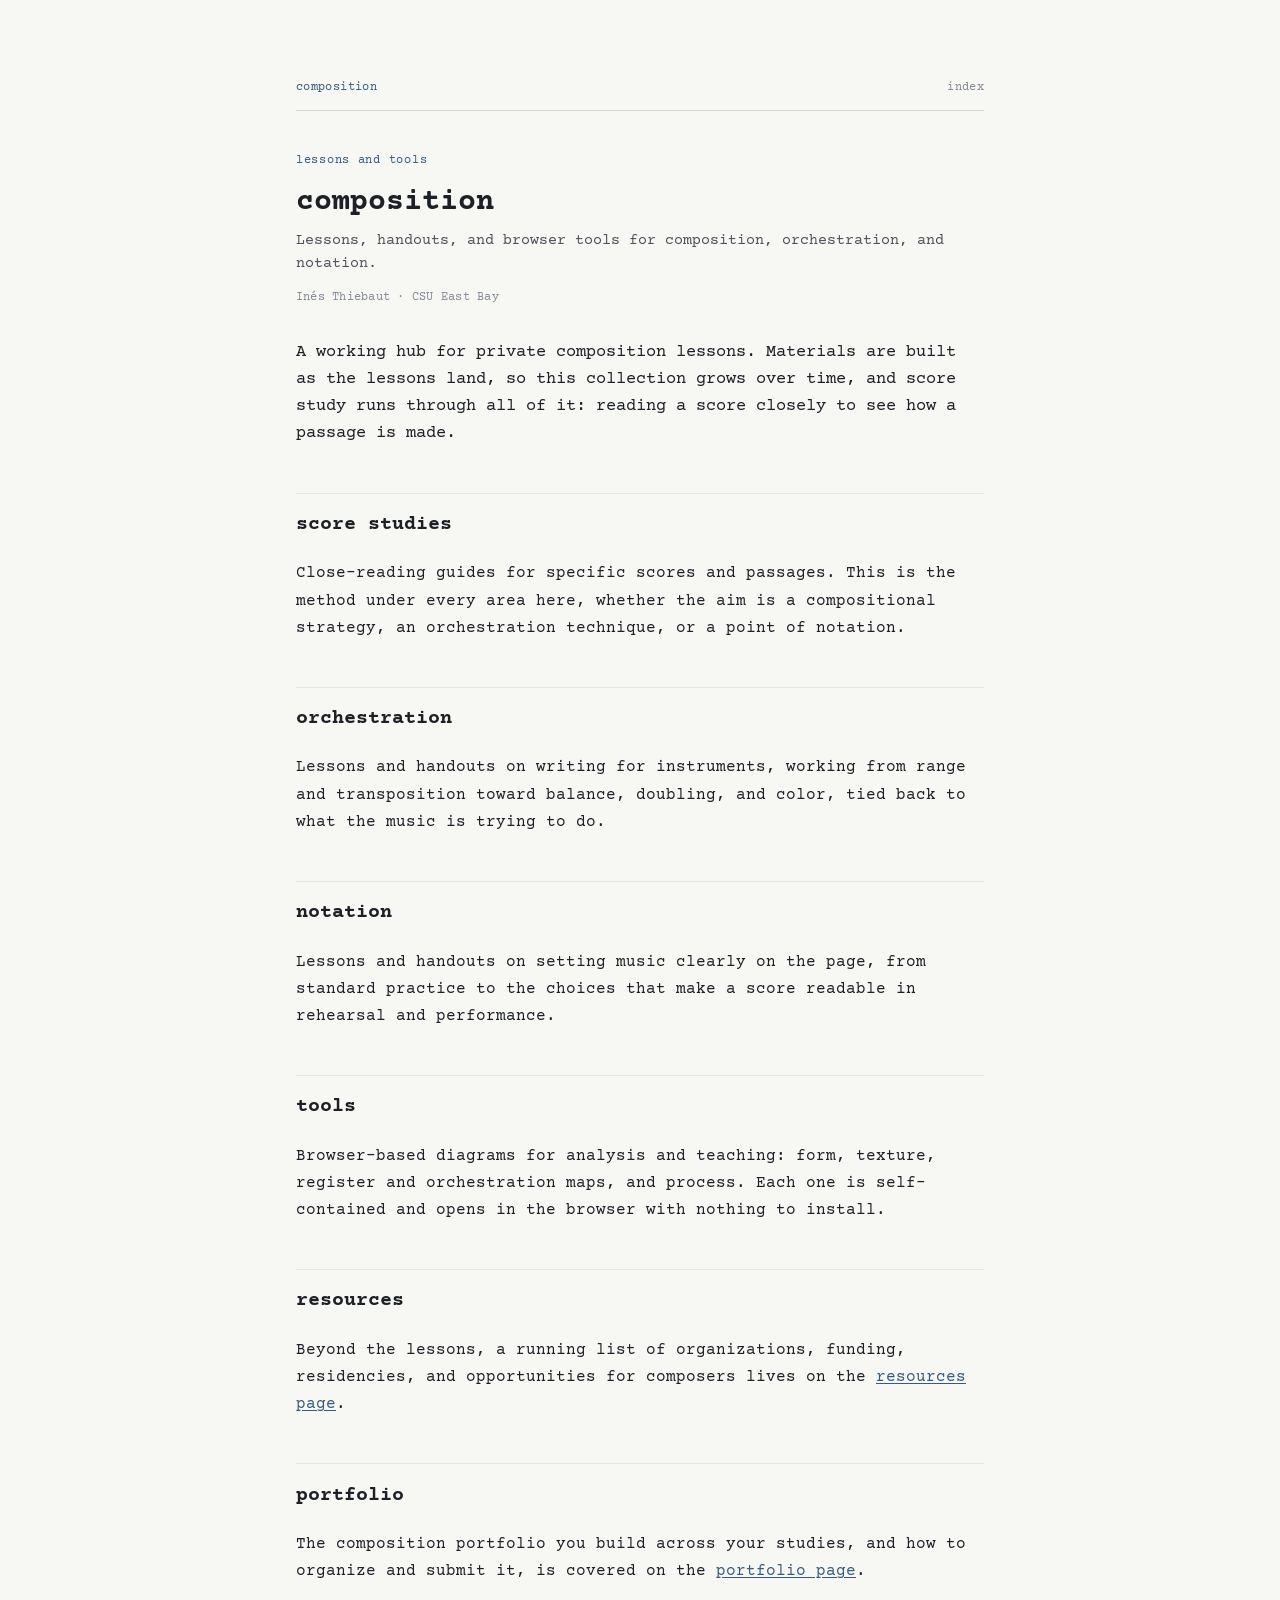
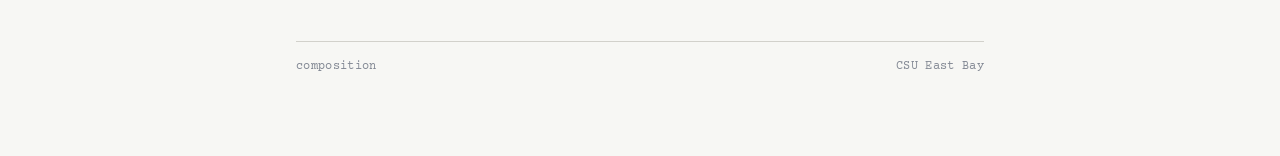
<file: index.html>
<!DOCTYPE html>
<html lang="en">
<head>
  <meta charset="UTF-8">
  <meta name="viewport" content="width=device-width, initial-scale=1.0">
  <title>composition · lessons and tools</title>
  <meta name="description" content="Lessons, handouts, and browser tools for composition, orchestration, and notation. By Inés Thiebaut, CSU East Bay.">
  <link rel="icon" type="image/svg+xml" href="assets/favicon.svg">
  <link rel="stylesheet" href="assets/style.css">
</head>
<body>

<header class="handout-header">
  <span class="course">composition</span>
  <span class="meta">index</span>
</header>

<div class="title-block">
  <div class="module-tag">lessons and tools</div>
  <h1>composition</h1>
  <div class="subtitle">Lessons, handouts, and browser tools for composition, orchestration, and notation.</div>
  <div class="byline">Inés Thiebaut · CSU East Bay</div>
</div>

<p class="lede">A working hub for private composition lessons. Materials are built as the lessons land, so this collection grows over time, and score study runs through all of it: reading a score closely to see how a passage is made.</p>

<h2>score studies</h2>
<p>Close-reading guides for specific scores and passages. This is the method under every area here, whether the aim is a compositional strategy, an orchestration technique, or a point of notation.</p>

<h2>orchestration</h2>
<p>Lessons and handouts on writing for instruments, working from range and transposition toward balance, doubling, and color, tied back to what the music is trying to do.</p>

<h2>notation</h2>
<p>Lessons and handouts on setting music clearly on the page, from standard practice to the choices that make a score readable in rehearsal and performance.</p>

<h2>tools</h2>
<p>Browser-based diagrams for analysis and teaching: form, texture, register and orchestration maps, and process. Each one is self-contained and opens in the browser with nothing to install.</p>

<h2>resources</h2>
<p>Beyond the lessons, a running list of organizations, funding, residencies, and opportunities for composers lives on the <a href="resources.html">resources page</a>.</p>

<h2>portfolio</h2>
<p>The composition portfolio you build across your studies, and how to organize and submit it, is covered on the <a href="portfolio.html">portfolio page</a>.</p>

<footer class="handout-footer">
  <span>composition</span>
  <span>CSU East Bay</span>
</footer>

</body>
</html>
</file>
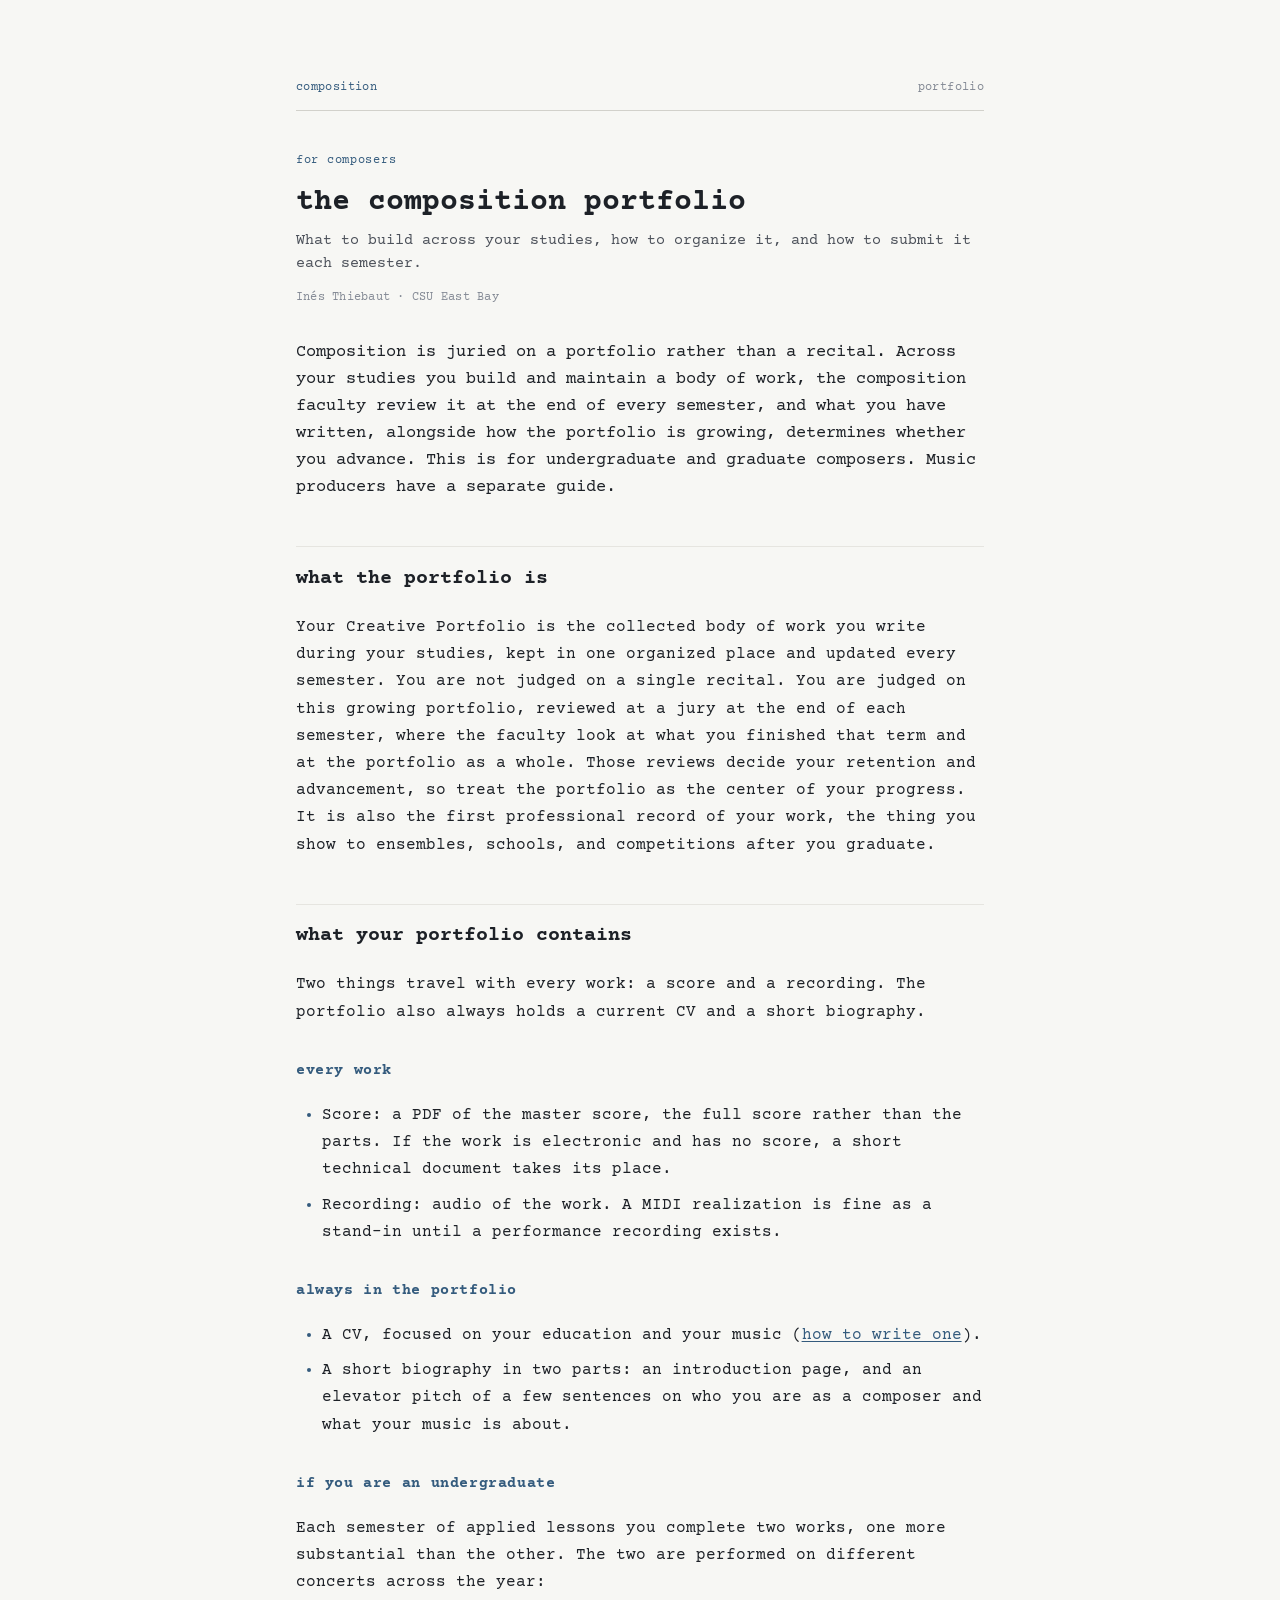
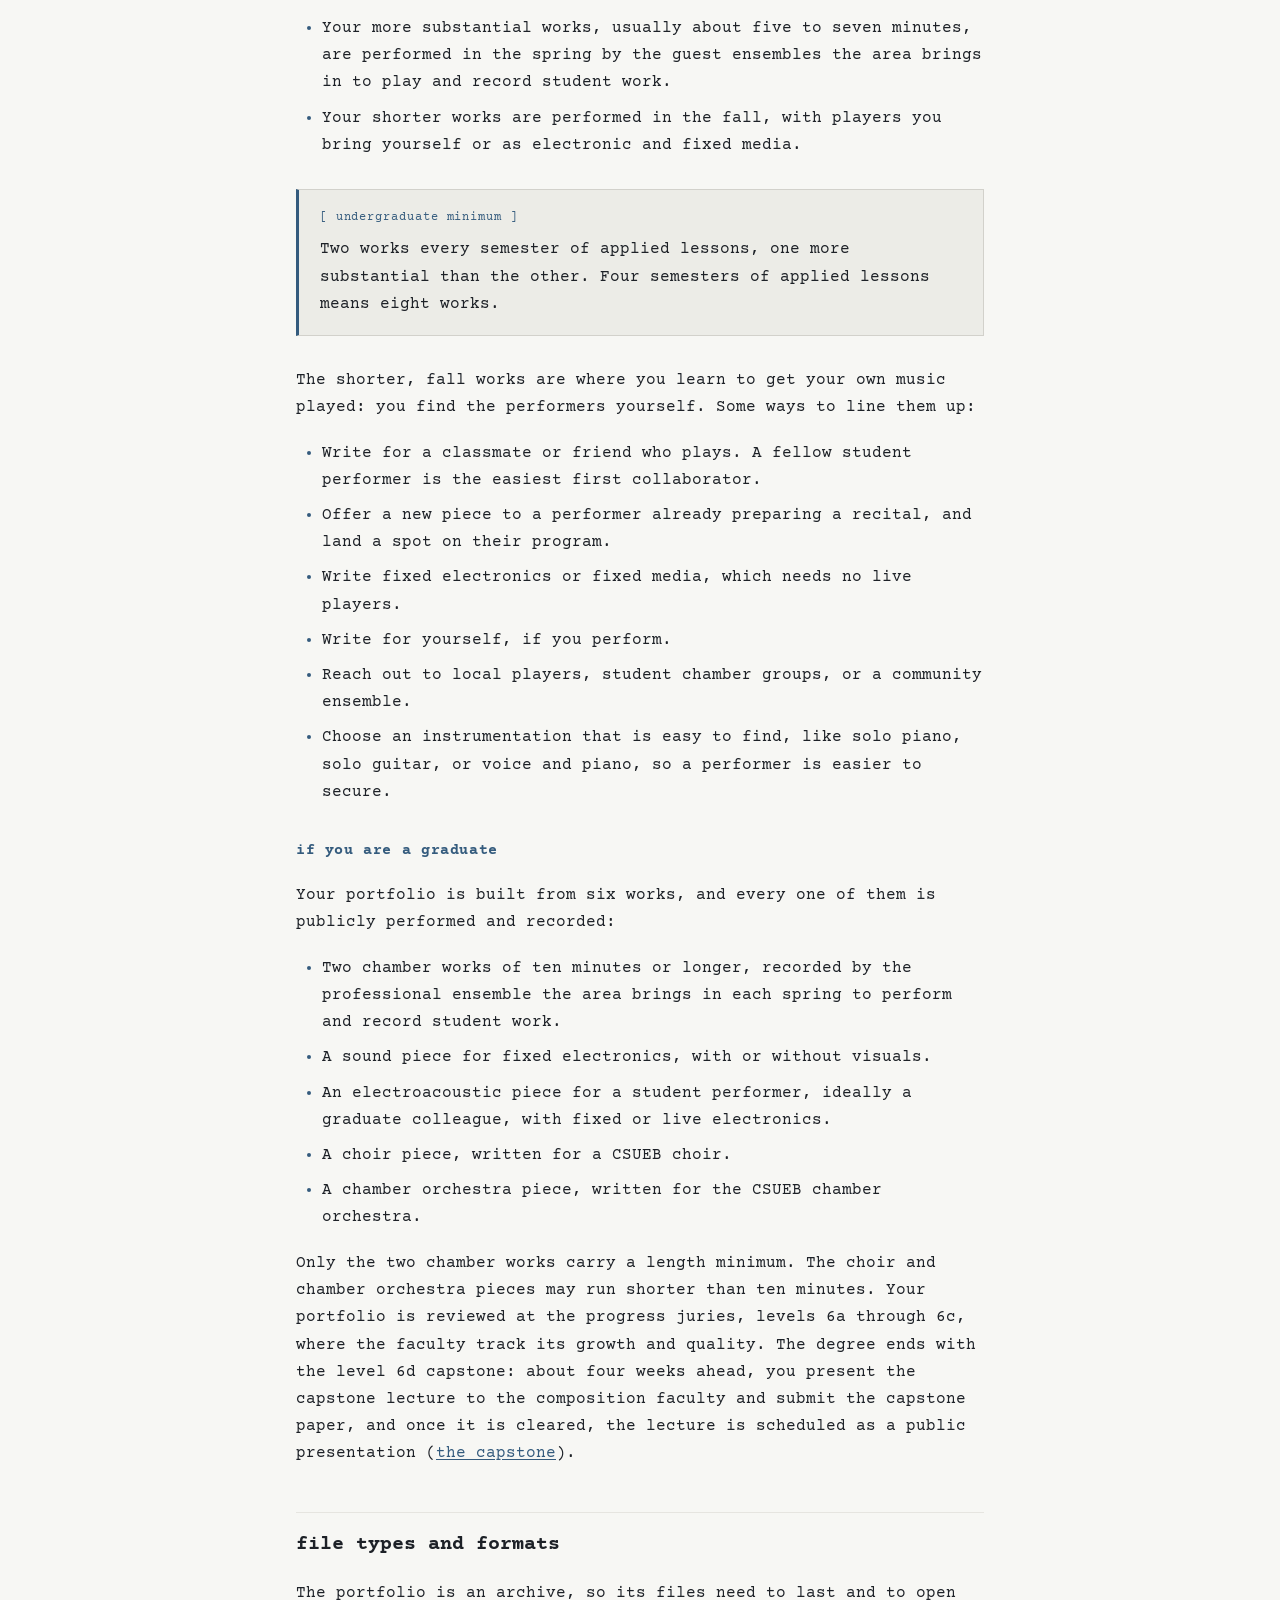
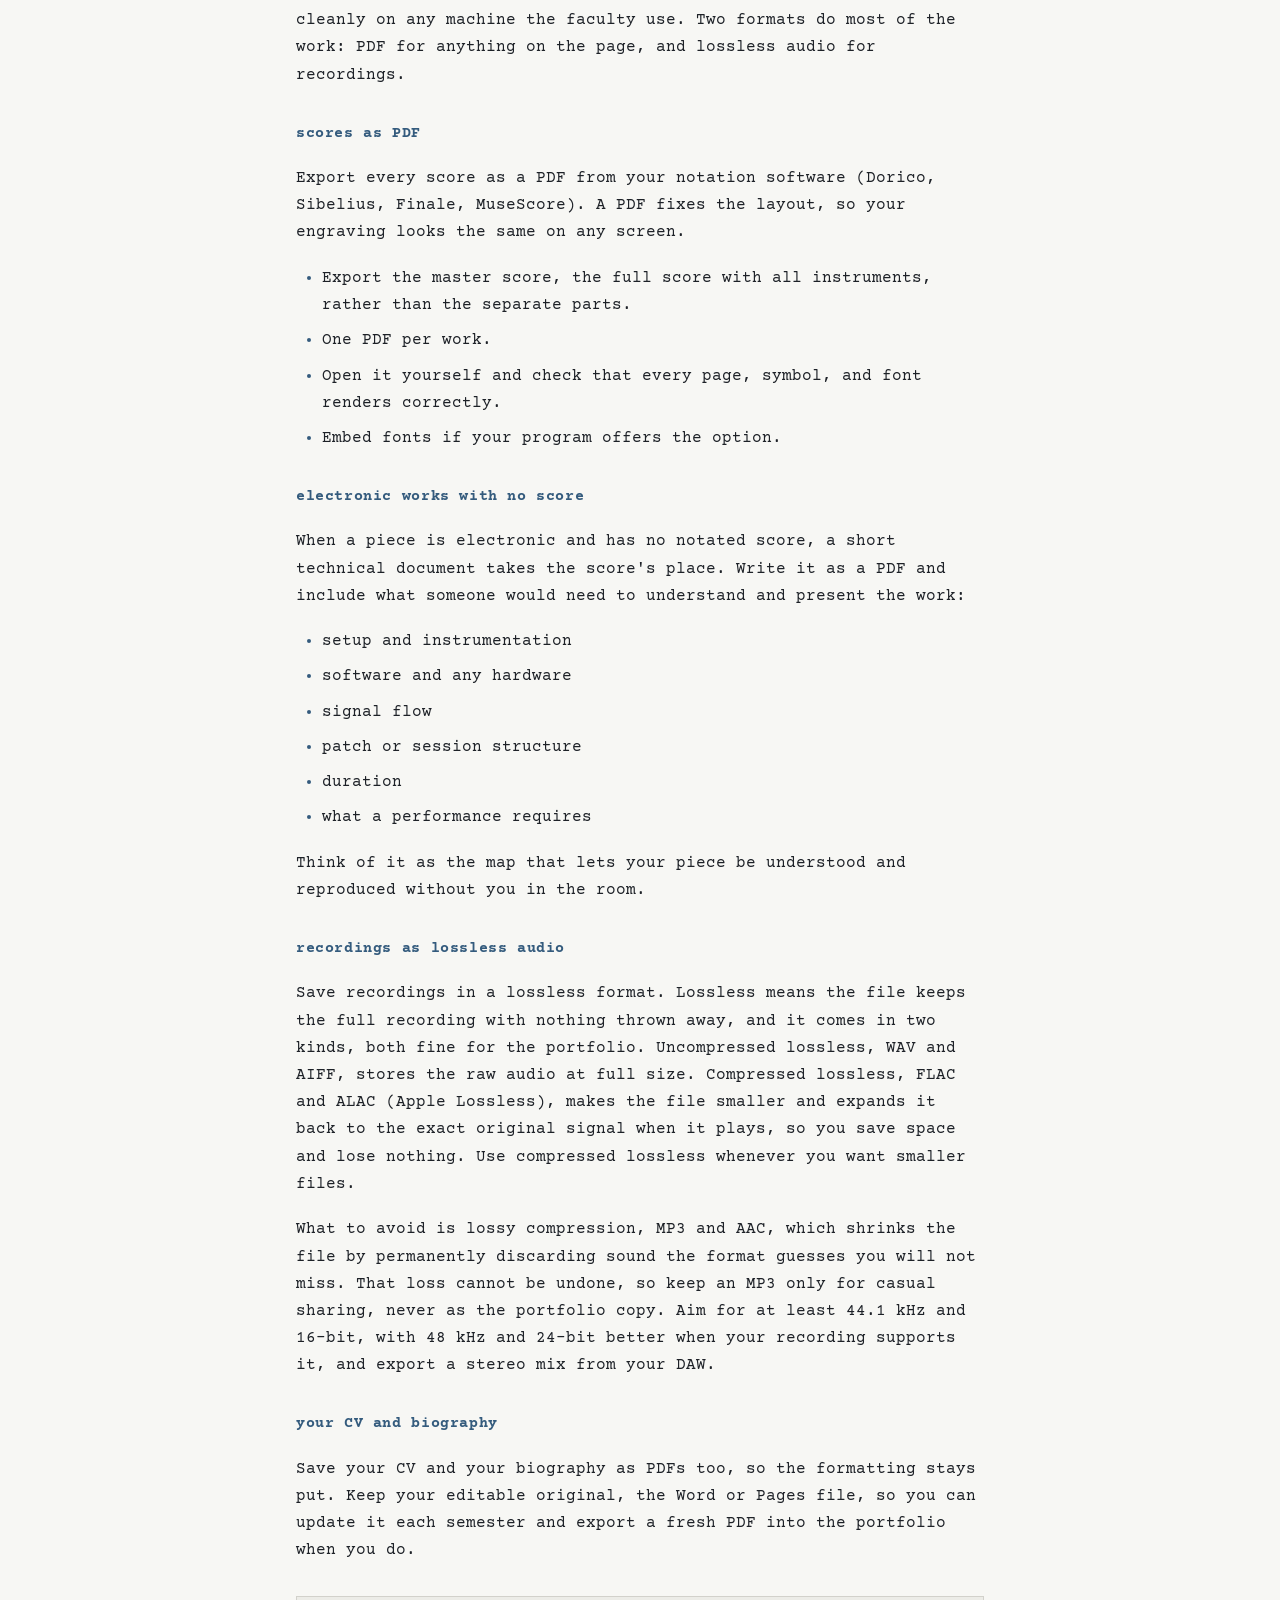
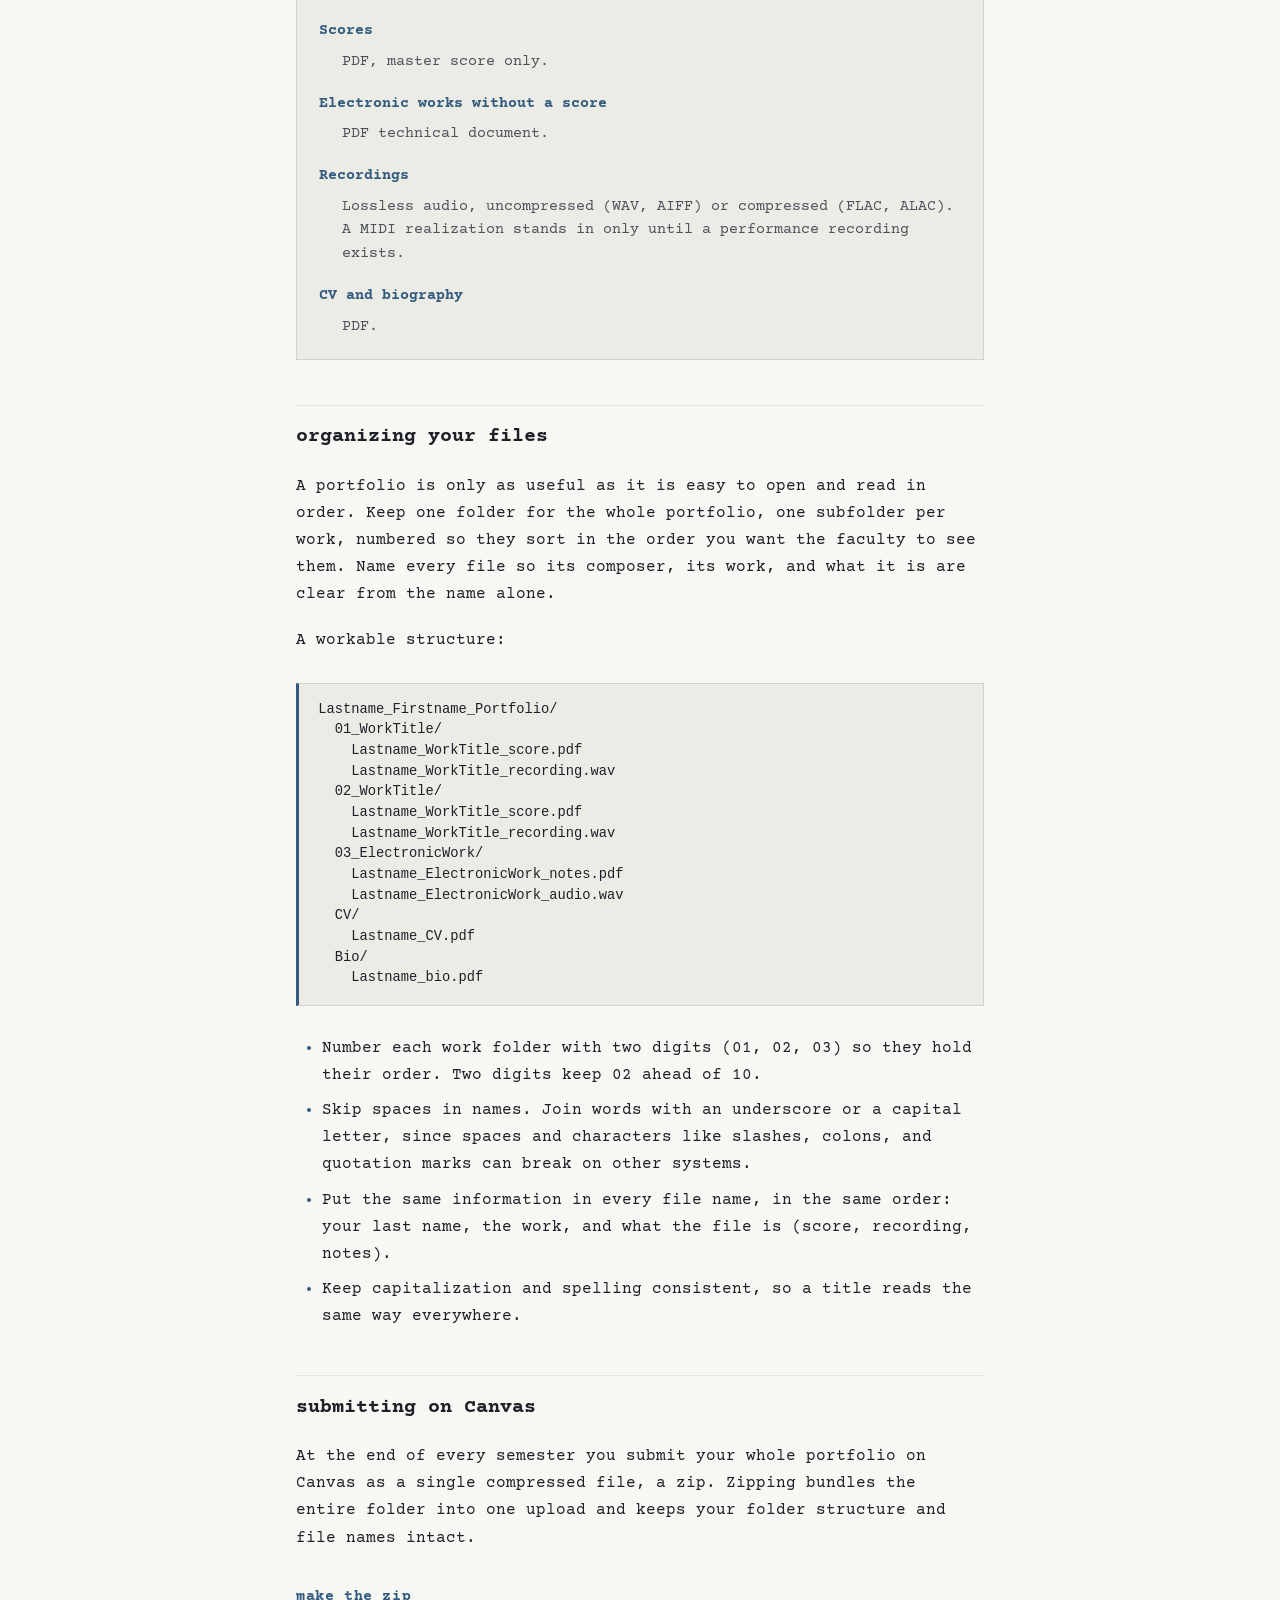
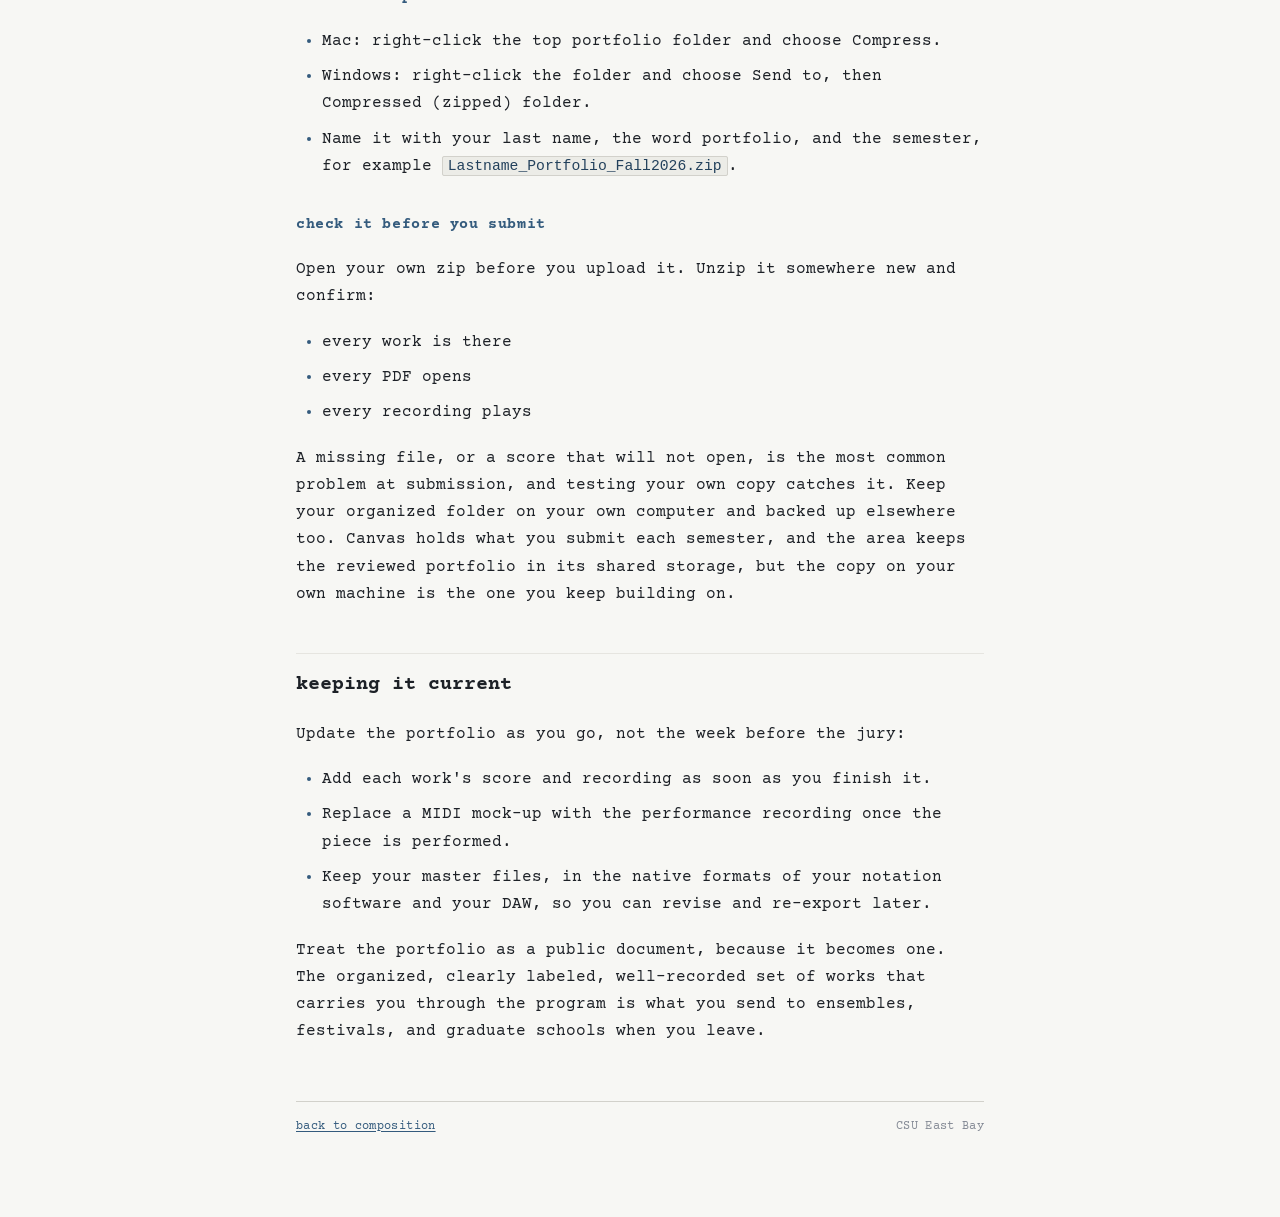
<file: portfolio.html>
<!DOCTYPE html>
<html lang="en">
<head>
  <meta charset="UTF-8">
  <meta name="viewport" content="width=device-width, initial-scale=1.0">
  <title>the composition portfolio · composition</title>
  <meta name="description" content="A guide to the composition portfolio for undergraduate and graduate composers: what it holds, how to organize your files, and how to submit it on Canvas each semester.">
  <link rel="icon" type="image/svg+xml" href="assets/favicon.svg">
  <link rel="stylesheet" href="assets/style.css">
</head>
<body>

<header class="handout-header">
  <span class="course">composition</span>
  <span class="meta">portfolio</span>
</header>

<div class="title-block">
  <div class="module-tag">for composers</div>
  <h1>the composition portfolio</h1>
  <div class="subtitle">What to build across your studies, how to organize it, and how to submit it each semester.</div>
  <div class="byline">Inés Thiebaut · CSU East Bay</div>
</div>

<p class="lede">Composition is juried on a portfolio rather than a recital. Across your studies you build and maintain a body of work, the composition faculty review it at the end of every semester, and what you have written, alongside how the portfolio is growing, determines whether you advance. This is for undergraduate and graduate composers. Music producers have a separate guide.</p>

<h2>what the portfolio is</h2>
<p>Your Creative Portfolio is the collected body of work you write during your studies, kept in one organized place and updated every semester. You are not judged on a single recital. You are judged on this growing portfolio, reviewed at a jury at the end of each semester, where the faculty look at what you finished that term and at the portfolio as a whole. Those reviews decide your retention and advancement, so treat the portfolio as the center of your progress. It is also the first professional record of your work, the thing you show to ensembles, schools, and competitions after you graduate.</p>

<h2>what your portfolio contains</h2>
<p>Two things travel with every work: a score and a recording. The portfolio also always holds a current CV and a short biography.</p>

<h3>every work</h3>
<ul>
  <li>Score: a PDF of the master score, the full score rather than the parts. If the work is electronic and has no score, a short technical document takes its place.</li>
  <li>Recording: audio of the work. A MIDI realization is fine as a stand-in until a performance recording exists.</li>
</ul>

<h3>always in the portfolio</h3>
<ul>
  <li>A CV, focused on your education and your music (<a href="https://www.indeed.com/career-advice/resumes-cover-letters/cv-for-musicians" target="_blank" rel="noopener">how to write one</a>).</li>
  <li>A short biography in two parts: an introduction page, and an elevator pitch of a few sentences on who you are as a composer and what your music is about.</li>
</ul>

<h3>if you are an undergraduate</h3>
<p>Each semester of applied lessons you complete two works, one more substantial than the other. The two are performed on different concerts across the year:</p>
<ul>
  <li>Your more substantial works, usually about five to seven minutes, are performed in the spring by the guest ensembles the area brings in to play and record student work.</li>
  <li>Your shorter works are performed in the fall, with players you bring yourself or as electronic and fixed media.</li>
</ul>

<div class="callout">
  <div class="callout-label">undergraduate minimum</div>
  <p>Two works every semester of applied lessons, one more substantial than the other. Four semesters of applied lessons means eight works.</p>
</div>

<p>The shorter, fall works are where you learn to get your own music played: you find the performers yourself. Some ways to line them up:</p>
<ul>
  <li>Write for a classmate or friend who plays. A fellow student performer is the easiest first collaborator.</li>
  <li>Offer a new piece to a performer already preparing a recital, and land a spot on their program.</li>
  <li>Write fixed electronics or fixed media, which needs no live players.</li>
  <li>Write for yourself, if you perform.</li>
  <li>Reach out to local players, student chamber groups, or a community ensemble.</li>
  <li>Choose an instrumentation that is easy to find, like solo piano, solo guitar, or voice and piano, so a performer is easier to secure.</li>
</ul>

<h3>if you are a graduate</h3>
<p>Your portfolio is built from six works, and every one of them is publicly performed and recorded:</p>
<ul>
  <li>Two chamber works of ten minutes or longer, recorded by the professional ensemble the area brings in each spring to perform and record student work.</li>
  <li>A sound piece for fixed electronics, with or without visuals.</li>
  <li>An electroacoustic piece for a student performer, ideally a graduate colleague, with fixed or live electronics.</li>
  <li>A choir piece, written for a CSUEB choir.</li>
  <li>A chamber orchestra piece, written for the CSUEB chamber orchestra.</li>
</ul>
<p>Only the two chamber works carry a length minimum. The choir and chamber orchestra pieces may run shorter than ten minutes. Your portfolio is reviewed at the progress juries, levels 6a through 6c, where the faculty track its growth and quality. The degree ends with the level 6d capstone: about four weeks ahead, you present the capstone lecture to the composition faculty and submit the capstone paper, and once it is cleared, the lecture is scheduled as a public presentation (<a href="https://csuebmusic.github.io/music-curriculum/documents/handbooks/graduate-handbook.html#capstone" target="_blank" rel="noopener">the capstone</a>).</p>

<h2>file types and formats</h2>
<p>The portfolio is an archive, so its files need to last and to open cleanly on any machine the faculty use. Two formats do most of the work: PDF for anything on the page, and lossless audio for recordings.</p>

<h3>scores as PDF</h3>
<p>Export every score as a PDF from your notation software (Dorico, Sibelius, Finale, MuseScore). A PDF fixes the layout, so your engraving looks the same on any screen.</p>
<ul>
  <li>Export the master score, the full score with all instruments, rather than the separate parts.</li>
  <li>One PDF per work.</li>
  <li>Open it yourself and check that every page, symbol, and font renders correctly.</li>
  <li>Embed fonts if your program offers the option.</li>
</ul>

<h3>electronic works with no score</h3>
<p>When a piece is electronic and has no notated score, a short technical document takes the score's place. Write it as a PDF and include what someone would need to understand and present the work:</p>
<ul>
  <li>setup and instrumentation</li>
  <li>software and any hardware</li>
  <li>signal flow</li>
  <li>patch or session structure</li>
  <li>duration</li>
  <li>what a performance requires</li>
</ul>
<p>Think of it as the map that lets your piece be understood and reproduced without you in the room.</p>

<h3>recordings as lossless audio</h3>
<p>Save recordings in a lossless format. Lossless means the file keeps the full recording with nothing thrown away, and it comes in two kinds, both fine for the portfolio. Uncompressed lossless, WAV and AIFF, stores the raw audio at full size. Compressed lossless, FLAC and ALAC (Apple Lossless), makes the file smaller and expands it back to the exact original signal when it plays, so you save space and lose nothing. Use compressed lossless whenever you want smaller files.</p>
<p>What to avoid is lossy compression, MP3 and AAC, which shrinks the file by permanently discarding sound the format guesses you will not miss. That loss cannot be undone, so keep an MP3 only for casual sharing, never as the portfolio copy. Aim for at least 44.1 kHz and 16-bit, with 48 kHz and 24-bit better when your recording supports it, and export a stereo mix from your DAW.</p>

<h3>your CV and biography</h3>
<p>Save your CV and your biography as PDFs too, so the formatting stays put. Keep your editable original, the Word or Pages file, so you can update it each semester and export a fresh PDF into the portfolio when you do.</p>

<dl class="vocab">
  <dt>Scores</dt>
  <dd>PDF, master score only.</dd>
  <dt>Electronic works without a score</dt>
  <dd>PDF technical document.</dd>
  <dt>Recordings</dt>
  <dd>Lossless audio, uncompressed (WAV, AIFF) or compressed (FLAC, ALAC). A MIDI realization stands in only until a performance recording exists.</dd>
  <dt>CV and biography</dt>
  <dd>PDF.</dd>
</dl>

<h2>organizing your files</h2>
<p>A portfolio is only as useful as it is easy to open and read in order. Keep one folder for the whole portfolio, one subfolder per work, numbered so they sort in the order you want the faculty to see them. Name every file so its composer, its work, and what it is are clear from the name alone.</p>

<p>A workable structure:</p>
<pre>Lastname_Firstname_Portfolio/
  01_WorkTitle/
    Lastname_WorkTitle_score.pdf
    Lastname_WorkTitle_recording.wav
  02_WorkTitle/
    Lastname_WorkTitle_score.pdf
    Lastname_WorkTitle_recording.wav
  03_ElectronicWork/
    Lastname_ElectronicWork_notes.pdf
    Lastname_ElectronicWork_audio.wav
  CV/
    Lastname_CV.pdf
  Bio/
    Lastname_bio.pdf</pre>

<ul>
  <li>Number each work folder with two digits (01, 02, 03) so they hold their order. Two digits keep 02 ahead of 10.</li>
  <li>Skip spaces in names. Join words with an underscore or a capital letter, since spaces and characters like slashes, colons, and quotation marks can break on other systems.</li>
  <li>Put the same information in every file name, in the same order: your last name, the work, and what the file is (score, recording, notes).</li>
  <li>Keep capitalization and spelling consistent, so a title reads the same way everywhere.</li>
</ul>

<h2>submitting on Canvas</h2>
<p>At the end of every semester you submit your whole portfolio on Canvas as a single compressed file, a zip. Zipping bundles the entire folder into one upload and keeps your folder structure and file names intact.</p>

<h3>make the zip</h3>
<ul>
  <li>Mac: right-click the top portfolio folder and choose Compress.</li>
  <li>Windows: right-click the folder and choose Send to, then Compressed (zipped) folder.</li>
  <li>Name it with your last name, the word portfolio, and the semester, for example <code>Lastname_Portfolio_Fall2026.zip</code>.</li>
</ul>

<h3>check it before you submit</h3>
<p>Open your own zip before you upload it. Unzip it somewhere new and confirm:</p>
<ul>
  <li>every work is there</li>
  <li>every PDF opens</li>
  <li>every recording plays</li>
</ul>
<p>A missing file, or a score that will not open, is the most common problem at submission, and testing your own copy catches it. Keep your organized folder on your own computer and backed up elsewhere too. Canvas holds what you submit each semester, and the area keeps the reviewed portfolio in its shared storage, but the copy on your own machine is the one you keep building on.</p>

<h2>keeping it current</h2>
<p>Update the portfolio as you go, not the week before the jury:</p>
<ul>
  <li>Add each work's score and recording as soon as you finish it.</li>
  <li>Replace a MIDI mock-up with the performance recording once the piece is performed.</li>
  <li>Keep your master files, in the native formats of your notation software and your DAW, so you can revise and re-export later.</li>
</ul>
<p>Treat the portfolio as a public document, because it becomes one. The organized, clearly labeled, well-recorded set of works that carries you through the program is what you send to ensembles, festivals, and graduate schools when you leave.</p>

<footer class="handout-footer">
  <span><a href="index.html">back to composition</a></span>
  <span>CSU East Bay</span>
</footer>

</body>
</html>
</file>
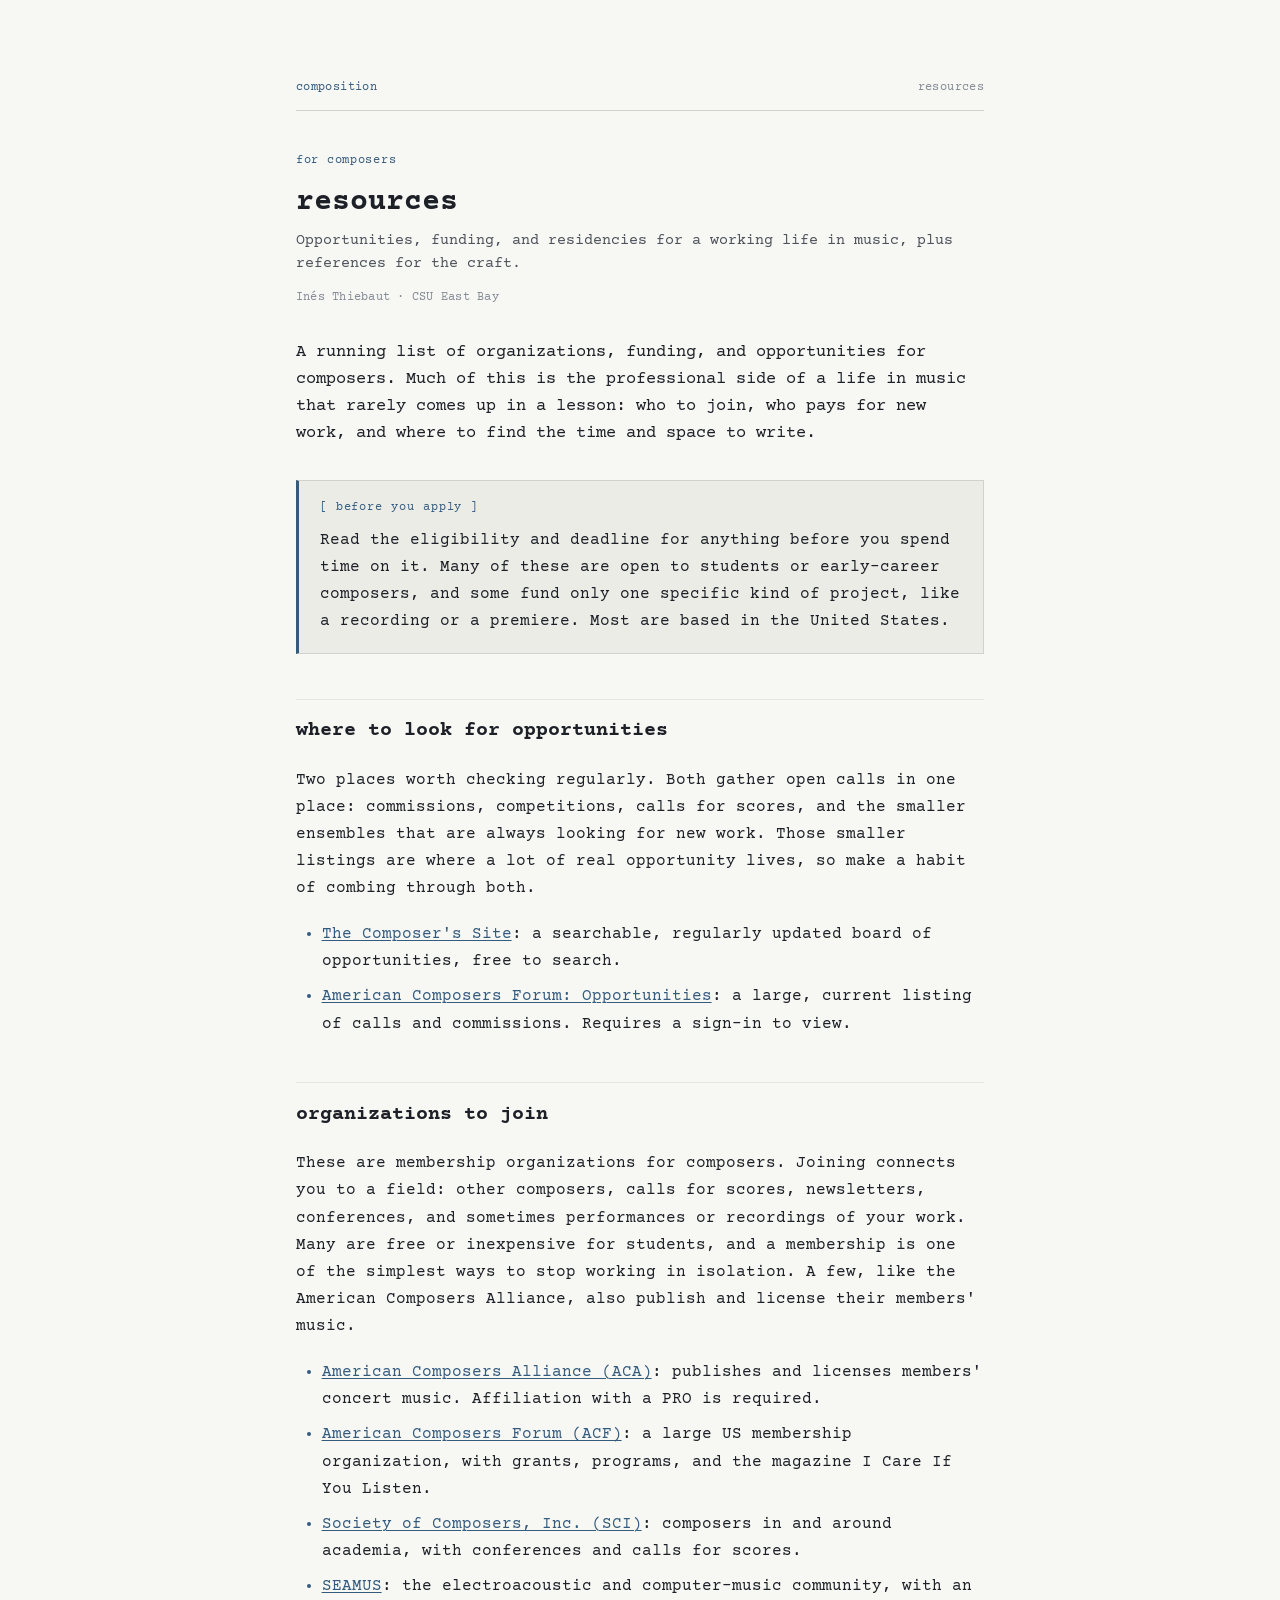
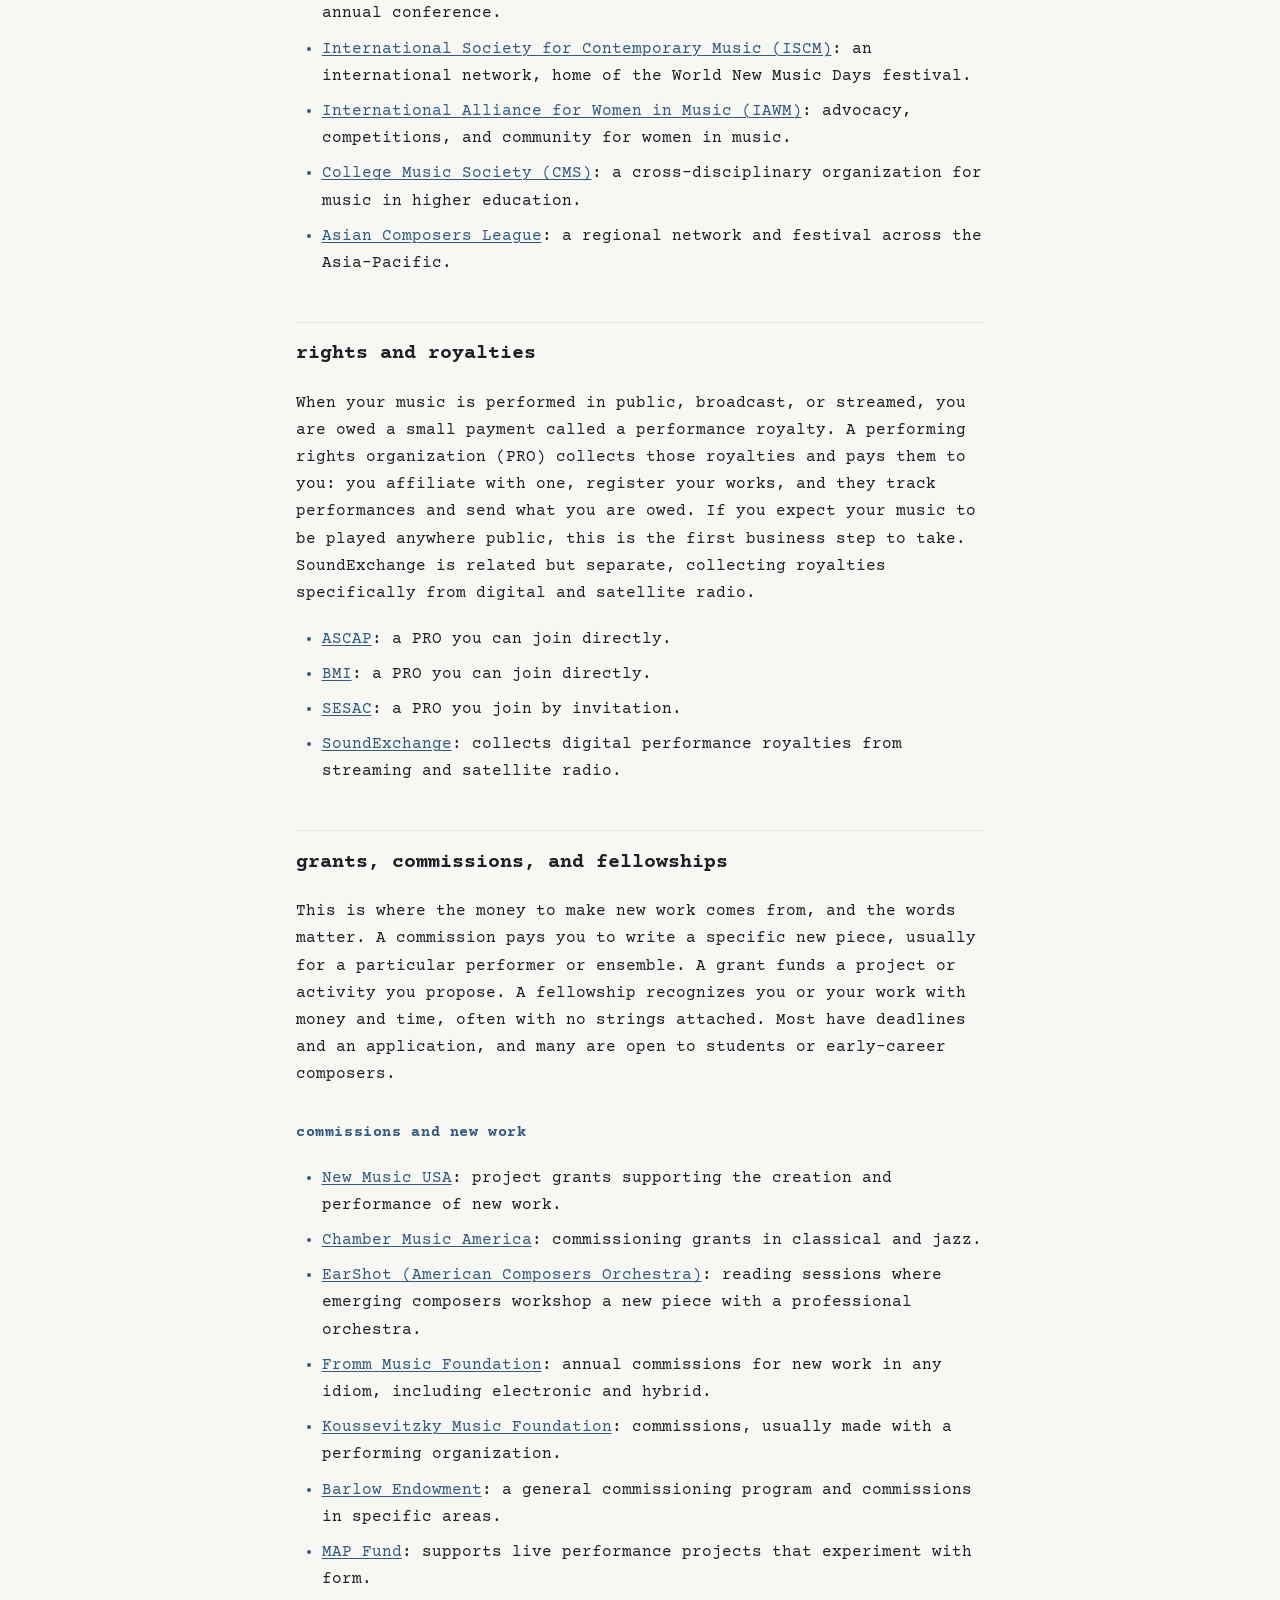
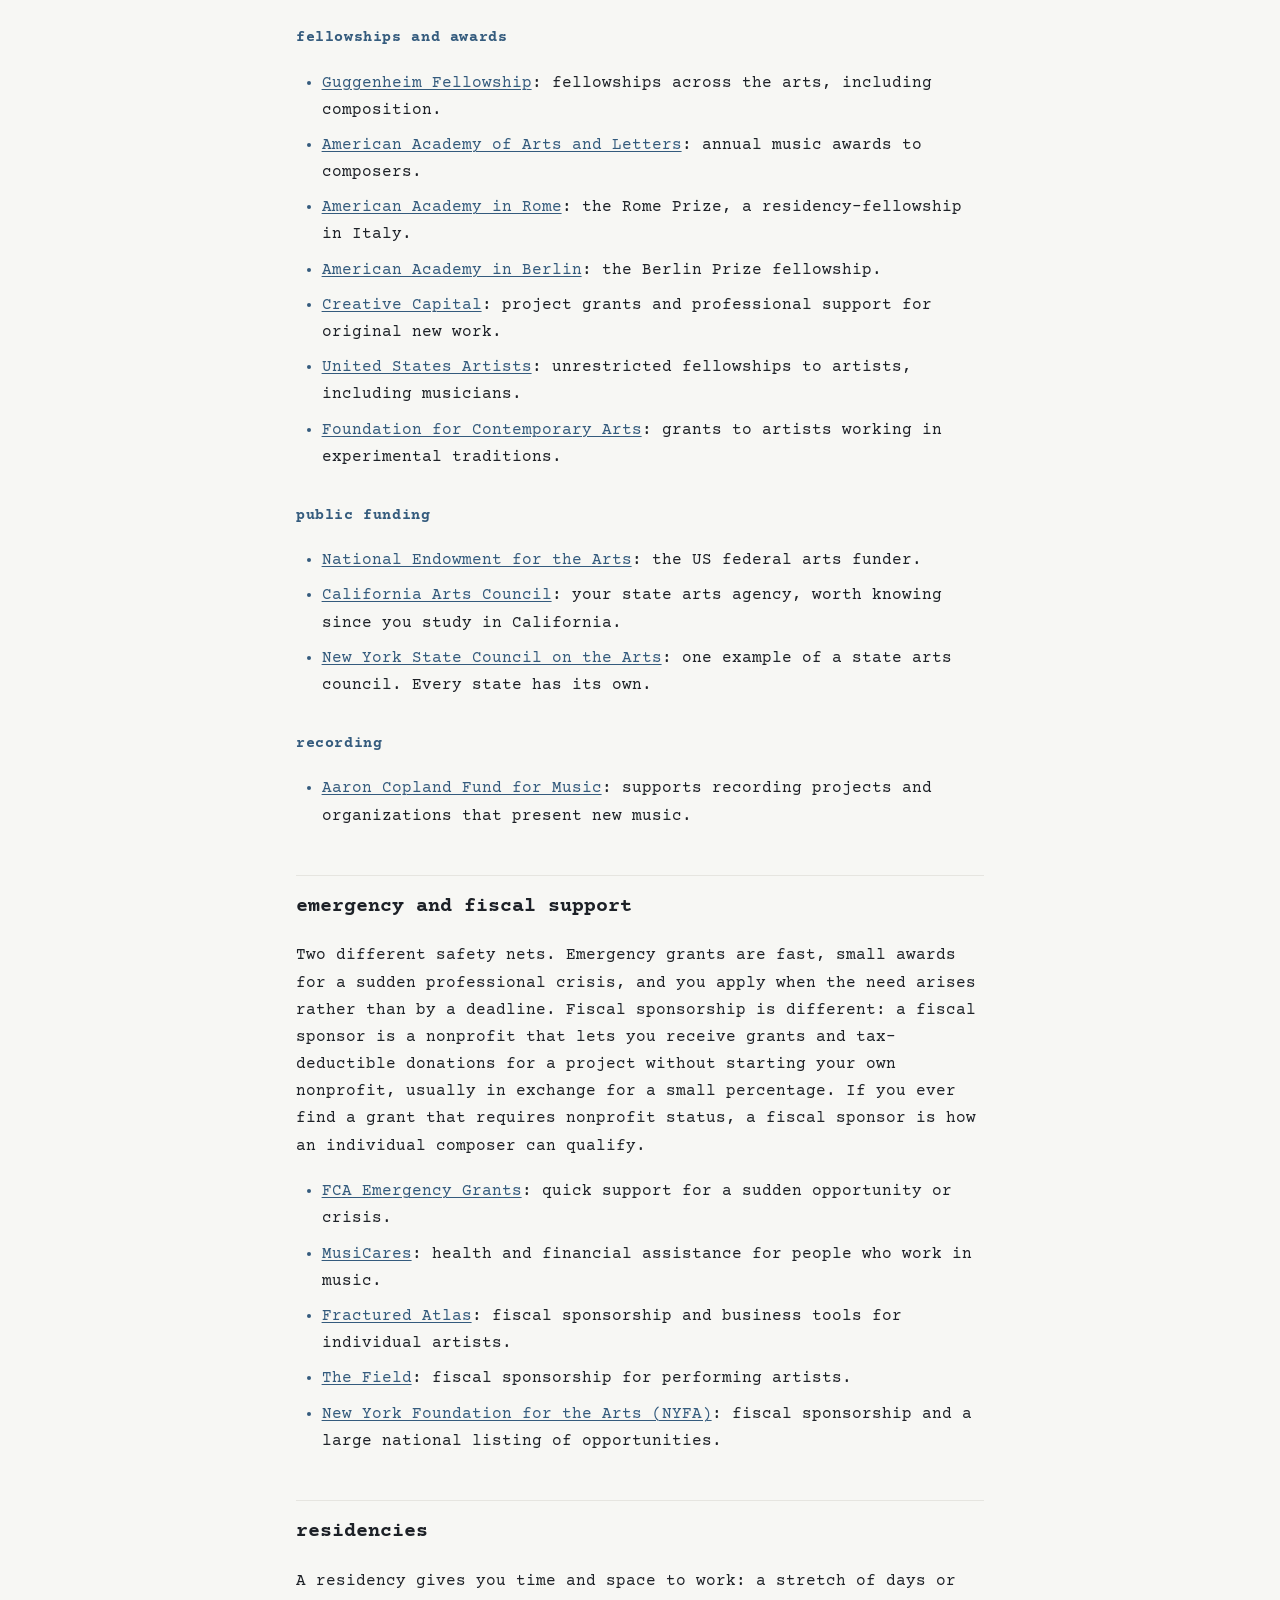
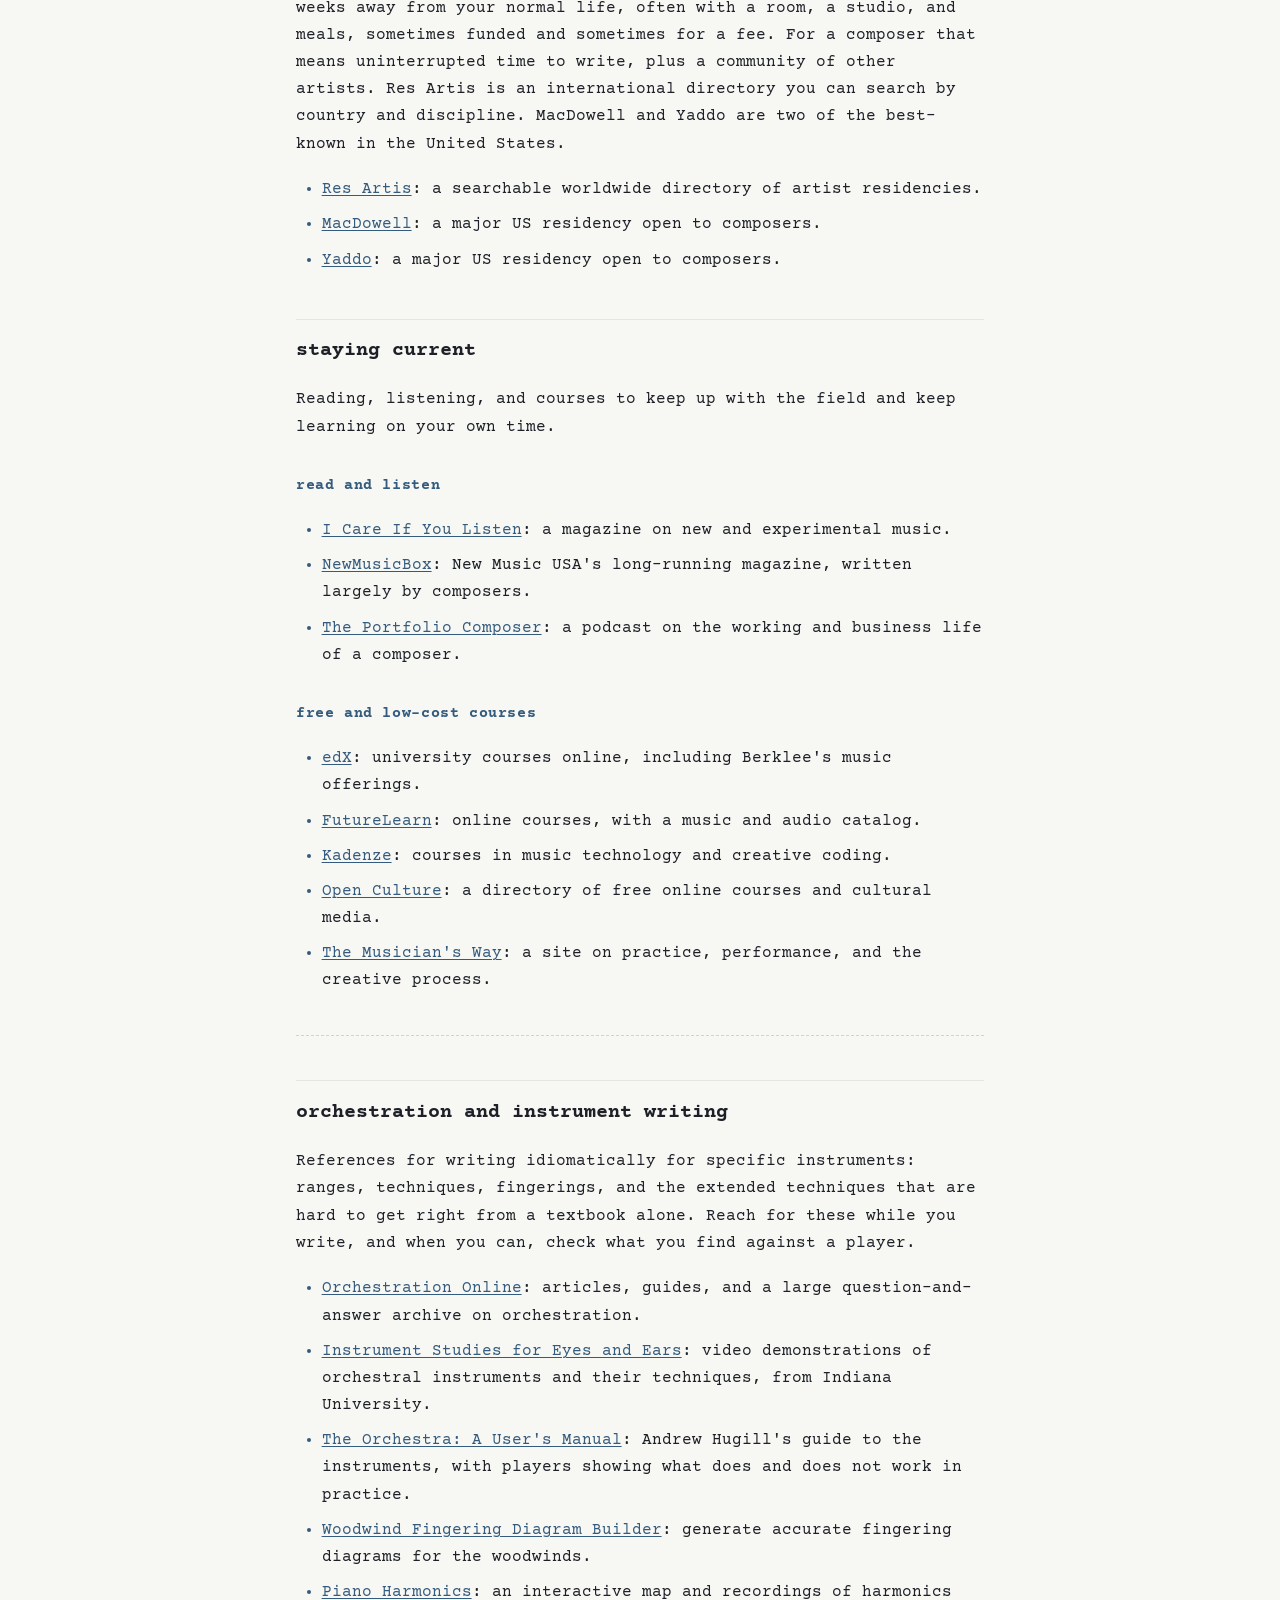
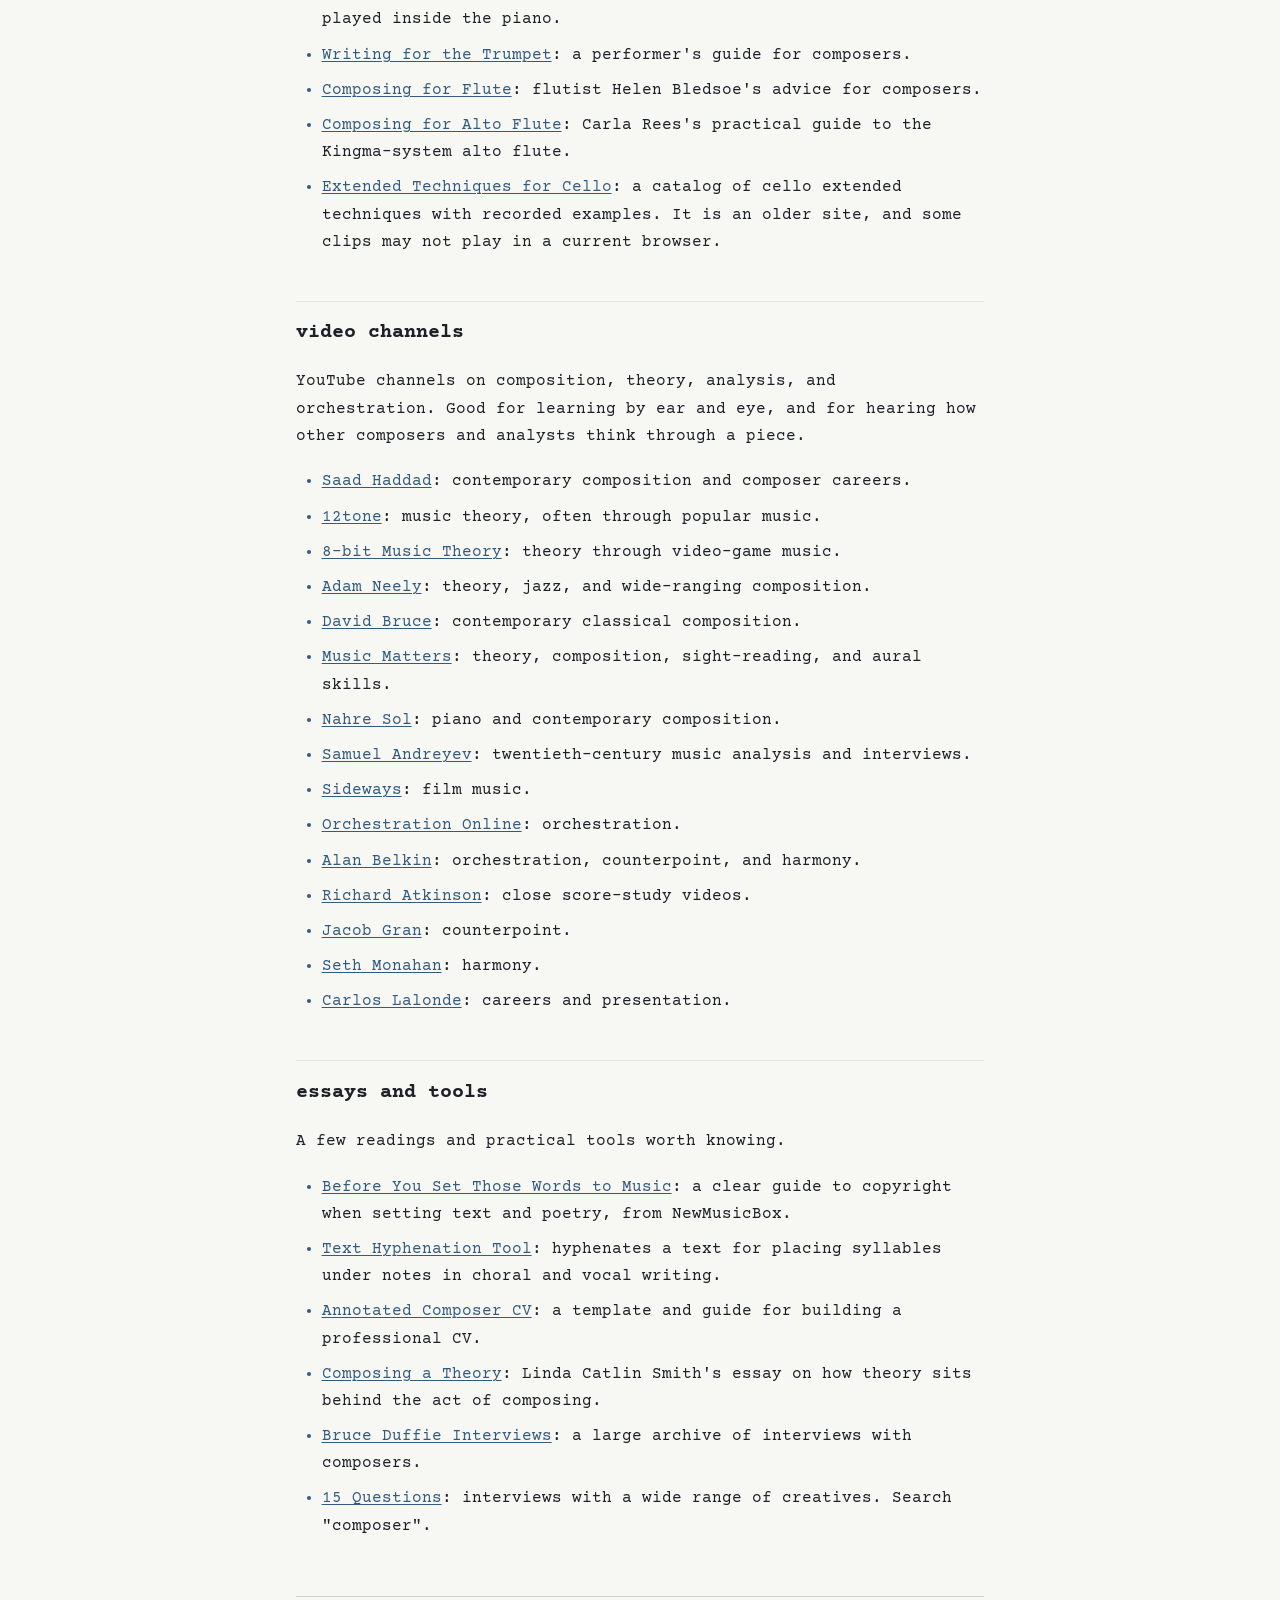
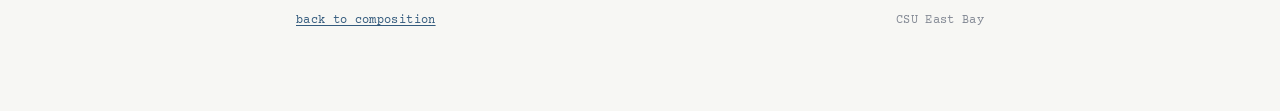
<file: resources.html>
<!DOCTYPE html>
<html lang="en">
<head>
  <meta charset="UTF-8">
  <meta name="viewport" content="width=device-width, initial-scale=1.0">
  <title>resources for composers · composition</title>
  <meta name="description" content="Organizations, funding, residencies, and opportunities for composers, with a short guide to what each kind of resource is and how to use it.">
  <link rel="icon" type="image/svg+xml" href="assets/favicon.svg">
  <link rel="stylesheet" href="assets/style.css">
</head>
<body>

<header class="handout-header">
  <span class="course">composition</span>
  <span class="meta">resources</span>
</header>

<div class="title-block">
  <div class="module-tag">for composers</div>
  <h1>resources</h1>
  <div class="subtitle">Opportunities, funding, and residencies for a working life in music, plus references for the craft.</div>
  <div class="byline">Inés Thiebaut · CSU East Bay</div>
</div>

<p class="lede">A running list of organizations, funding, and opportunities for composers. Much of this is the professional side of a life in music that rarely comes up in a lesson: who to join, who pays for new work, and where to find the time and space to write.</p>

<div class="callout">
  <div class="callout-label">before you apply</div>
  <p>Read the eligibility and deadline for anything before you spend time on it. Many of these are open to students or early-career composers, and some fund only one specific kind of project, like a recording or a premiere. Most are based in the United States.</p>
</div>

<h2>where to look for opportunities</h2>
<p>Two places worth checking regularly. Both gather open calls in one place: commissions, competitions, calls for scores, and the smaller ensembles that are always looking for new work. Those smaller listings are where a lot of real opportunity lives, so make a habit of combing through both.</p>
<ul>
  <li><a href="https://live-composers.pantheonsite.io" target="_blank" rel="noopener">The Composer's Site</a>: a searchable, regularly updated board of opportunities, free to search.</li>
  <li><a href="https://composersforum.org/opportunities" target="_blank" rel="noopener">American Composers Forum: Opportunities</a>: a large, current listing of calls and commissions. Requires a sign-in to view.</li>
</ul>

<h2>organizations to join</h2>
<p>These are membership organizations for composers. Joining connects you to a field: other composers, calls for scores, newsletters, conferences, and sometimes performances or recordings of your work. Many are free or inexpensive for students, and a membership is one of the simplest ways to stop working in isolation. A few, like the American Composers Alliance, also publish and license their members' music.</p>
<ul>
  <li><a href="https://composers.com/" target="_blank" rel="noopener">American Composers Alliance (ACA)</a>: publishes and licenses members' concert music. Affiliation with a PRO is required.</li>
  <li><a href="https://composersforum.org/" target="_blank" rel="noopener">American Composers Forum (ACF)</a>: a large US membership organization, with grants, programs, and the magazine I Care If You Listen.</li>
  <li><a href="http://www.societyofcomposers.org" target="_blank" rel="noopener">Society of Composers, Inc. (SCI)</a>: composers in and around academia, with conferences and calls for scores.</li>
  <li><a href="https://seamusonline.org/" target="_blank" rel="noopener">SEAMUS</a>: the electroacoustic and computer-music community, with an annual conference.</li>
  <li><a href="https://iscm.org/" target="_blank" rel="noopener">International Society for Contemporary Music (ISCM)</a>: an international network, home of the World New Music Days festival.</li>
  <li><a href="https://iawm.org/" target="_blank" rel="noopener">International Alliance for Women in Music (IAWM)</a>: advocacy, competitions, and community for women in music.</li>
  <li><a href="https://www.music.org/" target="_blank" rel="noopener">College Music Society (CMS)</a>: a cross-disciplinary organization for music in higher education.</li>
  <li><a href="https://www.asiancomposersleague.org/" target="_blank" rel="noopener">Asian Composers League</a>: a regional network and festival across the Asia-Pacific.</li>
</ul>

<h2>rights and royalties</h2>
<p>When your music is performed in public, broadcast, or streamed, you are owed a small payment called a performance royalty. A performing rights organization (PRO) collects those royalties and pays them to you: you affiliate with one, register your works, and they track performances and send what you are owed. If you expect your music to be played anywhere public, this is the first business step to take. SoundExchange is related but separate, collecting royalties specifically from digital and satellite radio.</p>
<ul>
  <li><a href="https://www.ascap.com/" target="_blank" rel="noopener">ASCAP</a>: a PRO you can join directly.</li>
  <li><a href="https://www.bmi.com/" target="_blank" rel="noopener">BMI</a>: a PRO you can join directly.</li>
  <li><a href="https://www.sesac.com/" target="_blank" rel="noopener">SESAC</a>: a PRO you join by invitation.</li>
  <li><a href="https://www.soundexchange.com/" target="_blank" rel="noopener">SoundExchange</a>: collects digital performance royalties from streaming and satellite radio.</li>
</ul>

<h2>grants, commissions, and fellowships</h2>
<p>This is where the money to make new work comes from, and the words matter. A commission pays you to write a specific new piece, usually for a particular performer or ensemble. A grant funds a project or activity you propose. A fellowship recognizes you or your work with money and time, often with no strings attached. Most have deadlines and an application, and many are open to students or early-career composers.</p>

<h3>commissions and new work</h3>
<ul>
  <li><a href="https://newmusicusa.org/" target="_blank" rel="noopener">New Music USA</a>: project grants supporting the creation and performance of new work.</li>
  <li><a href="https://www.chamber-music.org/" target="_blank" rel="noopener">Chamber Music America</a>: commissioning grants in classical and jazz.</li>
  <li><a href="https://www.americancomposers.org/" target="_blank" rel="noopener">EarShot (American Composers Orchestra)</a>: reading sessions where emerging composers workshop a new piece with a professional orchestra.</li>
  <li><a href="https://frommfoundation.fas.harvard.edu/" target="_blank" rel="noopener">Fromm Music Foundation</a>: annual commissions for new work in any idiom, including electronic and hybrid.</li>
  <li><a href="https://www.koussevitzky.org/" target="_blank" rel="noopener">Koussevitzky Music Foundation</a>: commissions, usually made with a performing organization.</li>
  <li><a href="https://barlow.byu.edu/" target="_blank" rel="noopener">Barlow Endowment</a>: a general commissioning program and commissions in specific areas.</li>
  <li><a href="https://mapfund.org/" target="_blank" rel="noopener">MAP Fund</a>: supports live performance projects that experiment with form.</li>
</ul>

<h3>fellowships and awards</h3>
<ul>
  <li><a href="https://www.gf.org/" target="_blank" rel="noopener">Guggenheim Fellowship</a>: fellowships across the arts, including composition.</li>
  <li><a href="https://www.artsandletters.org/" target="_blank" rel="noopener">American Academy of Arts and Letters</a>: annual music awards to composers.</li>
  <li><a href="https://www.aarome.org/" target="_blank" rel="noopener">American Academy in Rome</a>: the Rome Prize, a residency-fellowship in Italy.</li>
  <li><a href="https://www.americanacademy.de/" target="_blank" rel="noopener">American Academy in Berlin</a>: the Berlin Prize fellowship.</li>
  <li><a href="https://creative-capital.org/" target="_blank" rel="noopener">Creative Capital</a>: project grants and professional support for original new work.</li>
  <li><a href="https://www.unitedstatesartists.org/" target="_blank" rel="noopener">United States Artists</a>: unrestricted fellowships to artists, including musicians.</li>
  <li><a href="https://www.foundationforcontemporaryarts.org/" target="_blank" rel="noopener">Foundation for Contemporary Arts</a>: grants to artists working in experimental traditions.</li>
</ul>

<h3>public funding</h3>
<ul>
  <li><a href="https://www.arts.gov/" target="_blank" rel="noopener">National Endowment for the Arts</a>: the US federal arts funder.</li>
  <li><a href="https://arts.ca.gov/" target="_blank" rel="noopener">California Arts Council</a>: your state arts agency, worth knowing since you study in California.</li>
  <li><a href="https://arts.ny.gov/" target="_blank" rel="noopener">New York State Council on the Arts</a>: one example of a state arts council. Every state has its own.</li>
</ul>

<h3>recording</h3>
<ul>
  <li><a href="https://coplandfund.org/" target="_blank" rel="noopener">Aaron Copland Fund for Music</a>: supports recording projects and organizations that present new music.</li>
</ul>

<h2>emergency and fiscal support</h2>
<p>Two different safety nets. Emergency grants are fast, small awards for a sudden professional crisis, and you apply when the need arises rather than by a deadline. Fiscal sponsorship is different: a fiscal sponsor is a nonprofit that lets you receive grants and tax-deductible donations for a project without starting your own nonprofit, usually in exchange for a small percentage. If you ever find a grant that requires nonprofit status, a fiscal sponsor is how an individual composer can qualify.</p>
<ul>
  <li><a href="https://www.foundationforcontemporaryarts.org/grants/emergency-grants/" target="_blank" rel="noopener">FCA Emergency Grants</a>: quick support for a sudden opportunity or crisis.</li>
  <li><a href="https://www.musicares.org/" target="_blank" rel="noopener">MusiCares</a>: health and financial assistance for people who work in music.</li>
  <li><a href="https://www.fracturedatlas.org/" target="_blank" rel="noopener">Fractured Atlas</a>: fiscal sponsorship and business tools for individual artists.</li>
  <li><a href="https://www.thefield.org/" target="_blank" rel="noopener">The Field</a>: fiscal sponsorship for performing artists.</li>
  <li><a href="https://www.nyfa.org/" target="_blank" rel="noopener">New York Foundation for the Arts (NYFA)</a>: fiscal sponsorship and a large national listing of opportunities.</li>
</ul>

<h2>residencies</h2>
<p>A residency gives you time and space to work: a stretch of days or weeks away from your normal life, often with a room, a studio, and meals, sometimes funded and sometimes for a fee. For a composer that means uninterrupted time to write, plus a community of other artists. Res Artis is an international directory you can search by country and discipline. MacDowell and Yaddo are two of the best-known in the United States.</p>
<ul>
  <li><a href="https://resartis.org/" target="_blank" rel="noopener">Res Artis</a>: a searchable worldwide directory of artist residencies.</li>
  <li><a href="https://www.macdowell.org/" target="_blank" rel="noopener">MacDowell</a>: a major US residency open to composers.</li>
  <li><a href="https://yaddo.org/" target="_blank" rel="noopener">Yaddo</a>: a major US residency open to composers.</li>
</ul>

<h2>staying current</h2>
<p>Reading, listening, and courses to keep up with the field and keep learning on your own time.</p>

<h3>read and listen</h3>
<ul>
  <li><a href="https://www.icareifyoulisten.com/" target="_blank" rel="noopener">I Care If You Listen</a>: a magazine on new and experimental music.</li>
  <li><a href="https://newmusicusa.org/newmusicbox/" target="_blank" rel="noopener">NewMusicBox</a>: New Music USA's long-running magazine, written largely by composers.</li>
  <li><a href="http://theportfoliocomposer.com/" target="_blank" rel="noopener">The Portfolio Composer</a>: a podcast on the working and business life of a composer.</li>
</ul>

<h3>free and low-cost courses</h3>
<ul>
  <li><a href="https://www.edx.org/" target="_blank" rel="noopener">edX</a>: university courses online, including Berklee's music offerings.</li>
  <li><a href="https://www.futurelearn.com/" target="_blank" rel="noopener">FutureLearn</a>: online courses, with a music and audio catalog.</li>
  <li><a href="https://www.kadenze.com/" target="_blank" rel="noopener">Kadenze</a>: courses in music technology and creative coding.</li>
  <li><a href="https://www.openculture.com/" target="_blank" rel="noopener">Open Culture</a>: a directory of free online courses and cultural media.</li>
  <li><a href="https://www.musiciansway.com/" target="_blank" rel="noopener">The Musician's Way</a>: a site on practice, performance, and the creative process.</li>
</ul>

<hr>

<h2>orchestration and instrument writing</h2>
<p>References for writing idiomatically for specific instruments: ranges, techniques, fingerings, and the extended techniques that are hard to get right from a textbook alone. Reach for these while you write, and when you can, check what you find against a player.</p>
<ul>
  <li><a href="https://orchestrationonline.com/" target="_blank" rel="noopener">Orchestration Online</a>: articles, guides, and a large question-and-answer archive on orchestration.</li>
  <li><a href="https://isfee.music.indiana.edu/" target="_blank" rel="noopener">Instrument Studies for Eyes and Ears</a>: video demonstrations of orchestral instruments and their techniques, from Indiana University.</li>
  <li><a href="https://andrewhugill.com/OrchestraManual/" target="_blank" rel="noopener">The Orchestra: A User's Manual</a>: Andrew Hugill's guide to the instruments, with players showing what does and does not work in practice.</li>
  <li><a href="https://fingering.bretpimentel.com/" target="_blank" rel="noopener">Woodwind Fingering Diagram Builder</a>: generate accurate fingering diagrams for the woodwinds.</li>
  <li><a href="http://www.pianoharmonics.com/" target="_blank" rel="noopener">Piano Harmonics</a>: an interactive map and recordings of harmonics played inside the piano.</li>
  <li><a href="https://www.paulmorellimusic.com/writing-for-the-trumpet.html" target="_blank" rel="noopener">Writing for the Trumpet</a>: a performer's guide for composers.</li>
  <li><a href="https://helenbledsoe.com/advice-for-composers/" target="_blank" rel="noopener">Composing for Flute</a>: flutist Helen Bledsoe's advice for composers.</li>
  <li><a href="http://www.altoflute.co.uk/" target="_blank" rel="noopener">Composing for Alto Flute</a>: Carla Rees's practical guide to the Kingma-system alto flute.</li>
  <li><a href="https://www.lunanova.org/CelloET/index.html" target="_blank" rel="noopener">Extended Techniques for Cello</a>: a catalog of cello extended techniques with recorded examples. It is an older site, and some clips may not play in a current browser.</li>
</ul>

<h2>video channels</h2>
<p>YouTube channels on composition, theory, analysis, and orchestration. Good for learning by ear and eye, and for hearing how other composers and analysts think through a piece.</p>
<ul>
  <li><a href="https://www.youtube.com/@saadhaddadmusic/videos" target="_blank" rel="noopener">Saad Haddad</a>: contemporary composition and composer careers.</li>
  <li><a href="https://www.youtube.com/channel/UCTUtqcDkzw7bisadh6AOx5w" target="_blank" rel="noopener">12tone</a>: music theory, often through popular music.</li>
  <li><a href="https://www.youtube.com/channel/UCeZLO2VgbZHeDcongKzzfOw" target="_blank" rel="noopener">8-bit Music Theory</a>: theory through video-game music.</li>
  <li><a href="https://www.youtube.com/channel/UCnkp4xDOwqqJD7sSM3xdUiQ" target="_blank" rel="noopener">Adam Neely</a>: theory, jazz, and wide-ranging composition.</li>
  <li><a href="https://www.youtube.com/user/davidbrucedotnet" target="_blank" rel="noopener">David Bruce</a>: contemporary classical composition.</li>
  <li><a href="https://www.youtube.com/channel/UC8yI8P7Zi3yYTsypera-IQg" target="_blank" rel="noopener">Music Matters</a>: theory, composition, sight-reading, and aural skills.</li>
  <li><a href="https://www.youtube.com/channel/UC8R8FRt1KcPiR-rtAflXmeg" target="_blank" rel="noopener">Nahre Sol</a>: piano and contemporary composition.</li>
  <li><a href="https://www.youtube.com/channel/UCI_dcH8Zr2UqNT1EqvMNgTg" target="_blank" rel="noopener">Samuel Andreyev</a>: twentieth-century music analysis and interviews.</li>
  <li><a href="https://www.youtube.com/channel/UCi7l9chXMljpUft67vw78qw" target="_blank" rel="noopener">Sideways</a>: film music.</li>
  <li><a href="https://www.youtube.com/@OrchestrationOnline/videos" target="_blank" rel="noopener">Orchestration Online</a>: orchestration.</li>
  <li><a href="https://www.youtube.com/@alanbelkin9272/videos" target="_blank" rel="noopener">Alan Belkin</a>: orchestration, counterpoint, and harmony.</li>
  <li><a href="https://www.youtube.com/@Richard.Atkinson" target="_blank" rel="noopener">Richard Atkinson</a>: close score-study videos.</li>
  <li><a href="https://www.youtube.com/@JacobGran" target="_blank" rel="noopener">Jacob Gran</a>: counterpoint.</li>
  <li><a href="https://www.youtube.com/@SethMonahan" target="_blank" rel="noopener">Seth Monahan</a>: harmony.</li>
  <li><a href="https://www.youtube.com/@CarlosLalonde" target="_blank" rel="noopener">Carlos Lalonde</a>: careers and presentation.</li>
</ul>

<h2>essays and tools</h2>
<p>A few readings and practical tools worth knowing.</p>
<ul>
  <li><a href="https://newmusicusa.org/nmbx/Before-You-Set-Those-Words-to-Music/" target="_blank" rel="noopener">Before You Set Those Words to Music</a>: a clear guide to copyright when setting text and poetry, from NewMusicBox.</li>
  <li><a href="https://www.ushuaia.pl/hyphen/?ln=en" target="_blank" rel="noopener">Text Hyphenation Tool</a>: hyphenates a text for placing syllables under notes in choral and vocal writing.</li>
  <li><a href="https://static1.squarespace.com/static/52d564a7e4b093a3faf53c78/t/5ce5b0529b747a44a25299da/1558556754899/Composer+CV+Template+ewzk.pdf" target="_blank" rel="noopener">Annotated Composer CV</a>: a template and guide for building a professional CV.</li>
  <li><a href="https://www.catlinsmith.com/writings/composing-a-theory/" target="_blank" rel="noopener">Composing a Theory</a>: Linda Catlin Smith's essay on how theory sits behind the act of composing.</li>
  <li><a href="http://www.bruceduffie.com/arts.html" target="_blank" rel="noopener">Bruce Duffie Interviews</a>: a large archive of interviews with composers.</li>
  <li><a href="https://15questions.net/interviews/2025/" target="_blank" rel="noopener">15 Questions</a>: interviews with a wide range of creatives. Search "composer".</li>
</ul>

<footer class="handout-footer">
  <span><a href="index.html">back to composition</a></span>
  <span>CSU East Bay</span>
</footer>

</body>
</html>
</file>
<file: assets/style.css>
/* =======================================================================
   composition: lessons stylesheet
   Student-facing handouts and browser tools for composition,
   orchestration, and notation.

   Identity: a typed analytical page. Soft near-white paper, cool steel-blue
   ink for marks and links, near-black ink for text, everything set in
   Courier Prime so the page reads like a composer's typed program note or
   score analysis rather than a screen.

   Shares the custom-property NAMES used across the csuebmusic repos
   (--bg, --ink, --accent, the ink and rule families) so diagrams and
   widgets ported from another repo re-skin themselves here with no edits.
   Two deliberate departures from the audio repos: this repo is mono-first,
   so --serif and --mono both resolve to Courier Prime, and the chrome is
   quiet and lowercase rather than the terminal styling of music-production.
   A ported widget that leaned on a sans body, or on caps for contrast, will
   read flatter here; weight, size, and color carry the hierarchy instead.

   Domain-specific diagram color families (instrument families for
   orchestration and register maps, section colors for form diagrams, voice
   colors for texture and process diagrams) are added to this file when the
   first diagram that needs them lands, the way the audio repos grew their
   meter and cable families. Always reference colors by variable name; never
   hardcode hex in a component.
   ======================================================================= */

@import url('https://fonts.googleapis.com/css2?family=Courier+Prime:ital,wght@0,400;0,700;1,400;1,700&display=swap');

:root {
  /* Core surface + ink. Soft near-white paper, cool near-black ink. */
  --bg:        #f7f7f4;   /* page background */
  --bg-alt:    #ecece7;   /* lifted panel: callouts, figures, tables */
  --ink:       #1d2127;   /* cool near-black, body text */
  --ink-soft:  #4c515a;   /* slate, secondary text */
  --ink-faint: #838994;   /* light slate, captions, footer, grid labels */
  --rule:      #d2d1cb;   /* panel borders, axes */
  --rule-soft: #e6e5e0;   /* faint grid lines, section rules */

  /* Steel blue: the one accent, a fountain-pen ink for marks and links. */
  --accent:      #345b7d;
  --accent-soft: #23415c;   /* darker steel for emphasis text on the page */

  /* Caution panel. */
  --warn-bg:  #f2ede3;
  --warn-ink: #6b4a22;

  /* Mono-first: both names resolve to the typewriter face so ported
     components render in this repo's identity. */
  --serif: 'Courier Prime', 'Courier New', Courier, monospace;
  --mono:  'Courier Prime', 'Courier New', Courier, monospace;
}

* { box-sizing: border-box; }

html, body {
  margin: 0;
  padding: 0;
  background: var(--bg);
  color: var(--ink);
  font-family: var(--serif);
  font-size: 16px;
  line-height: 1.7;
  -webkit-font-smoothing: antialiased;
}

/* ----- Layout ---------------------------------------------------------- */

body {
  max-width: 46rem;
  margin: 0 auto;
  padding: 2.5rem 1.5rem 5rem;
}

/* ----- Header: a typed slug line --------------------------------------- */

.handout-header {
  display: flex;
  justify-content: space-between;
  align-items: center;
  gap: 1rem;
  font-size: 0.75rem;
  letter-spacing: 0.03em;
  color: var(--ink-faint);
  border-bottom: 1px solid var(--rule);
  padding: 0.9rem 0 0.7rem;
  margin-top: 1.5rem;
  margin-bottom: 2.5rem;
}
.handout-header .course { color: var(--accent); }

/* ----- Title block ----------------------------------------------------- */

.title-block { margin-bottom: 2rem; }

.module-tag {
  font-size: 0.75rem;
  letter-spacing: 0.06em;
  color: var(--accent);
  margin-bottom: 0.8rem;
}

h1 {
  font-weight: 700;
  font-size: 1.9rem;
  line-height: 1.2;
  margin: 0 0 0.6rem;
  color: var(--ink);
}

.subtitle {
  font-size: 0.95rem;
  color: var(--ink-soft);
  line-height: 1.5;
}

.byline {
  font-size: 0.78rem;
  letter-spacing: 0.02em;
  color: var(--ink-faint);
  margin-top: 0.7rem;
}

/* ----- Lede ------------------------------------------------------------ */

.lede {
  font-size: 1.05rem;
  line-height: 1.6;
  color: var(--ink);
  margin: 1.5rem auto 2rem;
}
.lede strong { color: var(--accent-soft); font-weight: 700; }

/* ----- Body type ------------------------------------------------------- */

p { margin: 1.15rem auto; }

/* Section head: a hairline rule stands in for a typed page break. */
h2 {
  font-weight: 700;
  font-size: 1.25rem;
  margin: 2.8rem auto 1rem;
  padding-top: 0.9rem;
  border-top: 1px solid var(--rule-soft);
  color: var(--ink);
}

/* Sub-head / label, carried in the steel accent. */
h3 {
  font-weight: 700;
  font-size: 0.95rem;
  letter-spacing: 0.04em;
  margin: 2rem auto 0.8rem;
  color: var(--accent);
}

strong { color: var(--accent-soft); font-weight: 700; }
em { color: var(--ink); font-style: italic; }

a {
  color: var(--accent);
  text-decoration: underline;
  text-decoration-thickness: 1px;
  text-underline-offset: 2px;
}
a:hover { color: var(--accent-soft); }

ol, ul { margin: 1.15rem auto; padding-left: 1.6rem; }
li { margin: 0.5rem 0; }
li::marker { color: var(--accent); }

/* Numbered step list: leading-zero counters in a boxed chip. */
ol.steps {
  list-style: none;
  counter-reset: step;
  padding-left: 0;
}
ol.steps > li {
  counter-increment: step;
  position: relative;
  padding-left: 3rem;
  margin-bottom: 1rem;
  min-height: 1.6rem;
}
ol.steps > li::before {
  content: counter(step, decimal-leading-zero);
  position: absolute;
  left: 0;
  top: 0.05rem;
  font-size: 0.82rem;
  font-weight: 700;
  color: var(--accent);
  background: var(--bg-alt);
  border: 1px solid var(--rule);
  padding: 0.1em 0.45em;
  border-radius: 2px;
  min-width: 2rem;
  text-align: center;
}

/* ----- Rules ----------------------------------------------------------- */

hr {
  border: none;
  border-top: 1px dashed var(--rule);
  margin: 2.5rem auto;
}
hr.dotted {
  border-top: 1px dotted var(--rule);
  margin: 2rem auto;
}

/* ----- Callout: a bracketed panel -------------------------------------- */

.callout {
  background: var(--bg-alt);
  border: 1px solid var(--rule);
  border-left: 3px solid var(--accent);
  padding: 1.1rem 1.3rem;
  margin: 1.9rem auto;
}
.callout-label {
  font-size: 0.72rem;
  letter-spacing: 0.08em;
  color: var(--accent);
  margin-bottom: 0.55rem;
}
.callout-label::before { content: "[ "; }
.callout-label::after  { content: " ]"; }
.callout p { margin: 0.5rem 0; }
.callout p:first-of-type { margin-top: 0; }
.callout p:last-child { margin-bottom: 0; }

/* ----- Caution panel --------------------------------------------------- */

.warn {
  background: var(--warn-bg);
  border: 1px solid var(--warn-ink);
  border-left: 3px solid var(--warn-ink);
  color: var(--warn-ink);
  padding: 1.1rem 1.3rem;
  margin: 1.9rem auto;
}
.warn .callout-label,
.warn-label {
  font-size: 0.72rem;
  letter-spacing: 0.08em;
  color: var(--warn-ink);
  margin-bottom: 0.55rem;
}
.warn .callout-label::before,
.warn-label::before { content: "[ ! "; }
.warn .callout-label::after,
.warn-label::after  { content: " ]"; }
.warn p { margin: 0.5rem 0; }
.warn p:last-child { margin-bottom: 0; }

/* ----- Vocab: definition list ------------------------------------------ */

dl.vocab {
  background: var(--bg-alt);
  border: 1px solid var(--rule);
  padding: 1.3rem 1.4rem;
  margin: 2rem auto;
}
dl.vocab dt {
  font-weight: 700;
  color: var(--accent);
  margin-top: 1.1rem;
  font-size: 0.95rem;
}
dl.vocab dt:first-child { margin-top: 0; }
dl.vocab dd {
  margin: 0.35rem 0 0;
  padding-left: 1.4rem;
  color: var(--ink-soft);
  font-size: 0.95rem;
  line-height: 1.55;
}

/* ----- Figures and diagrams -------------------------------------------- */

figure {
  margin: 2.2rem auto;
  text-align: center;
}
figure svg {
  max-width: 100%;
  height: auto;
  border: 1px solid var(--rule);
  background: var(--bg-alt);
}
figcaption {
  font-size: 0.78rem;
  letter-spacing: 0.03em;
  color: var(--ink-faint);
  margin-top: 0.75rem;
  line-height: 1.5;
}
figure.form-diagram { margin: 1.75rem auto; }

/* Score examples: an image you or the student supply. Sits on the page
   surface, not the panel tint, so staff lines and noteheads read cleanly.
   The notation is treated as given; materials analyze it, they do not
   typeset it. */
figure.score img {
  max-width: 100%;
  height: auto;
  border: 1px solid var(--rule);
  background: var(--bg);
}

/* ----- Code / tokens --------------------------------------------------- */

code {
  font-size: 0.92em;
  color: var(--accent-soft);
  background: var(--bg-alt);
  border: 1px solid var(--rule);
  border-radius: 2px;
  padding: 0.05em 0.35em;
}
pre {
  font-size: 0.86rem;
  line-height: 1.5;
  color: var(--ink);
  background: var(--bg-alt);
  border: 1px solid var(--rule);
  border-left: 3px solid var(--accent);
  padding: 1rem 1.2rem;
  overflow-x: auto;
  margin: 1.8rem auto;
}
pre code { border: none; background: none; padding: 0; color: inherit; }

/* ----- Tables ---------------------------------------------------------- */

table {
  width: 100%;
  border-collapse: collapse;
  margin: 1.25rem auto;
  font-size: 0.95rem;
}
th, td {
  text-align: left;
  padding: 0.6rem 0.75rem;
  border-bottom: 1px solid var(--rule-soft);
  vertical-align: top;
}
th {
  font-size: 0.82rem;
  letter-spacing: 0.03em;
  color: var(--ink-soft);
  font-weight: 700;
  border-bottom: 1px solid var(--rule);
}

/* ----- Audio ----------------------------------------------------------- */

audio { width: 100%; }
.audio-note {
  font-size: 0.88rem;
  color: var(--ink-soft);
  margin: 1rem auto 0;
  line-height: 1.5;
}

/* ----- Footer ---------------------------------------------------------- */

.handout-footer {
  display: flex;
  justify-content: space-between;
  gap: 1rem;
  font-size: 0.72rem;
  letter-spacing: 0.03em;
  color: var(--ink-faint);
  border-top: 1px solid var(--rule);
  padding-top: 0.9rem;
  margin-top: 3.5rem;
}

/* ----- Selection ------------------------------------------------------- */

::selection { background: var(--accent); color: var(--bg); }

/* ----- Responsive ------------------------------------------------------ */

@media (max-width: 600px) {
  h1 { font-size: 1.6rem; }
  body { padding: 2rem 1.1rem 4rem; }
}
</file>
